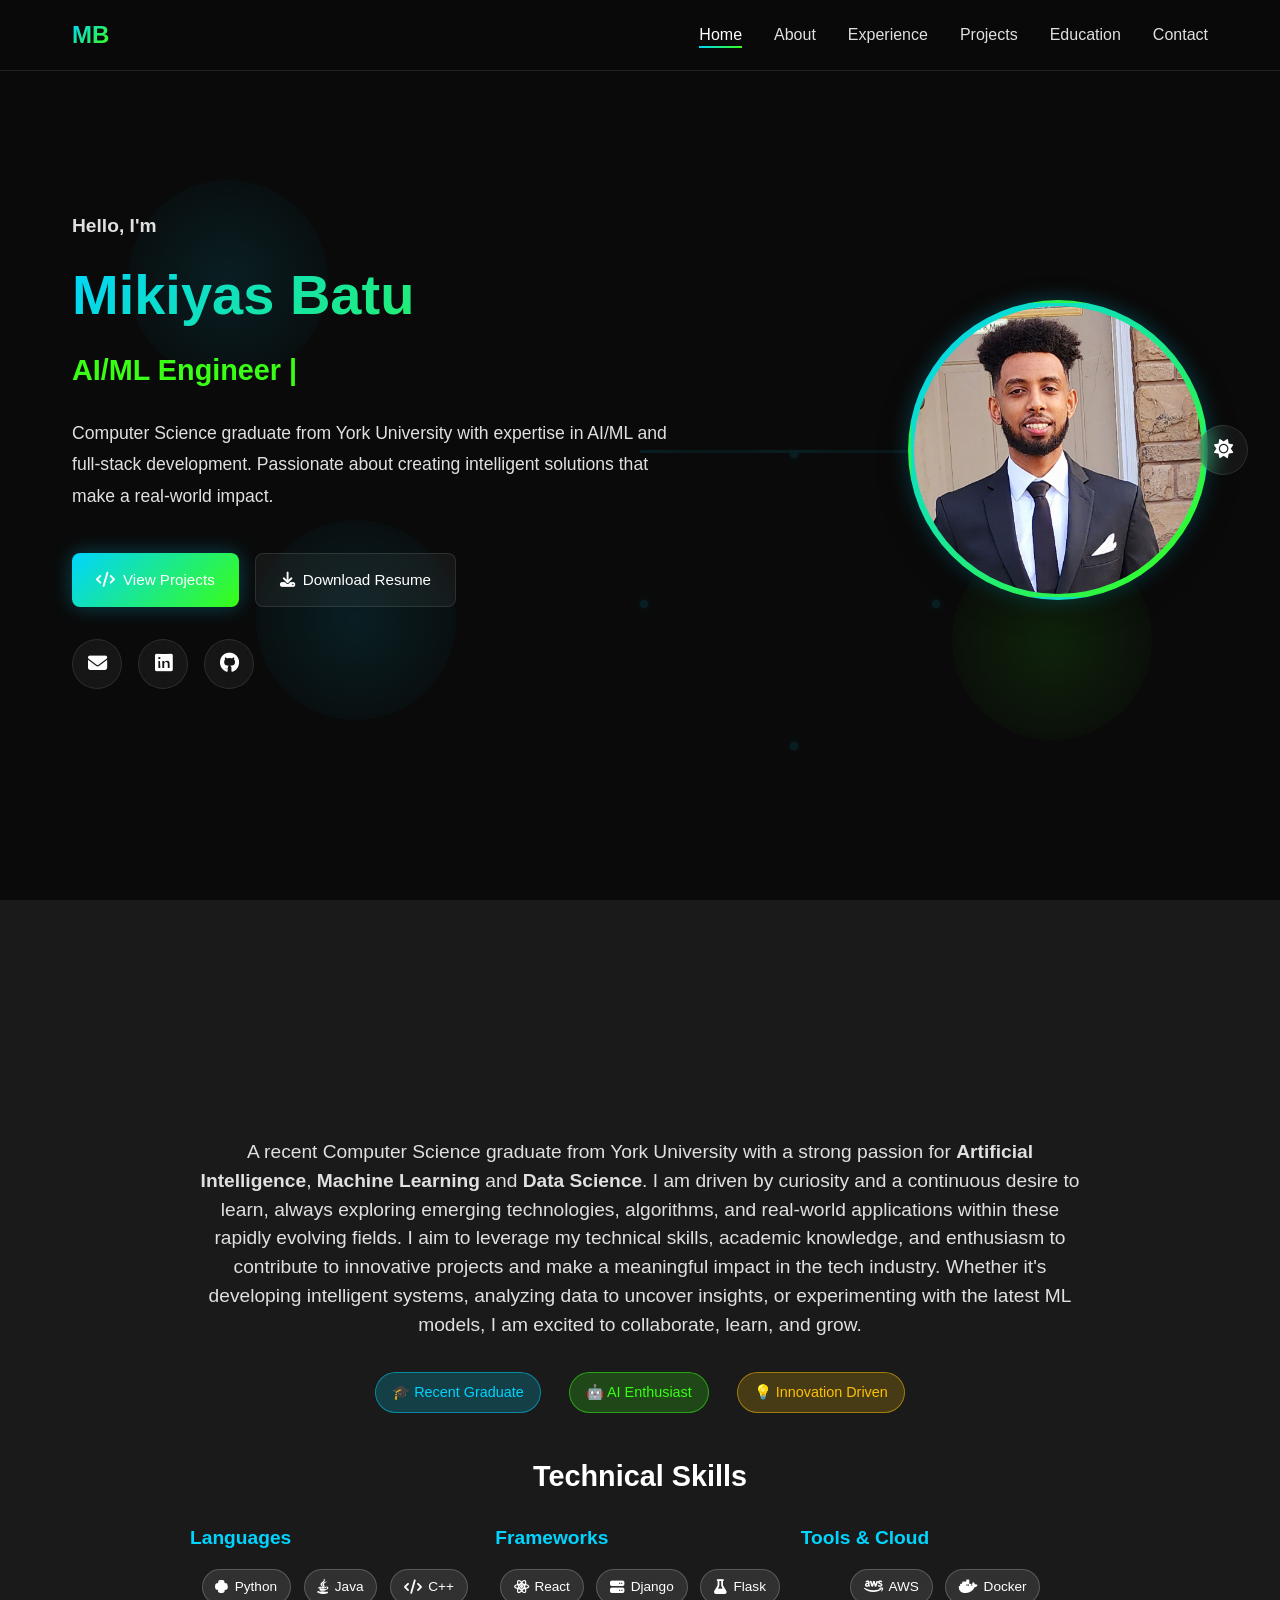
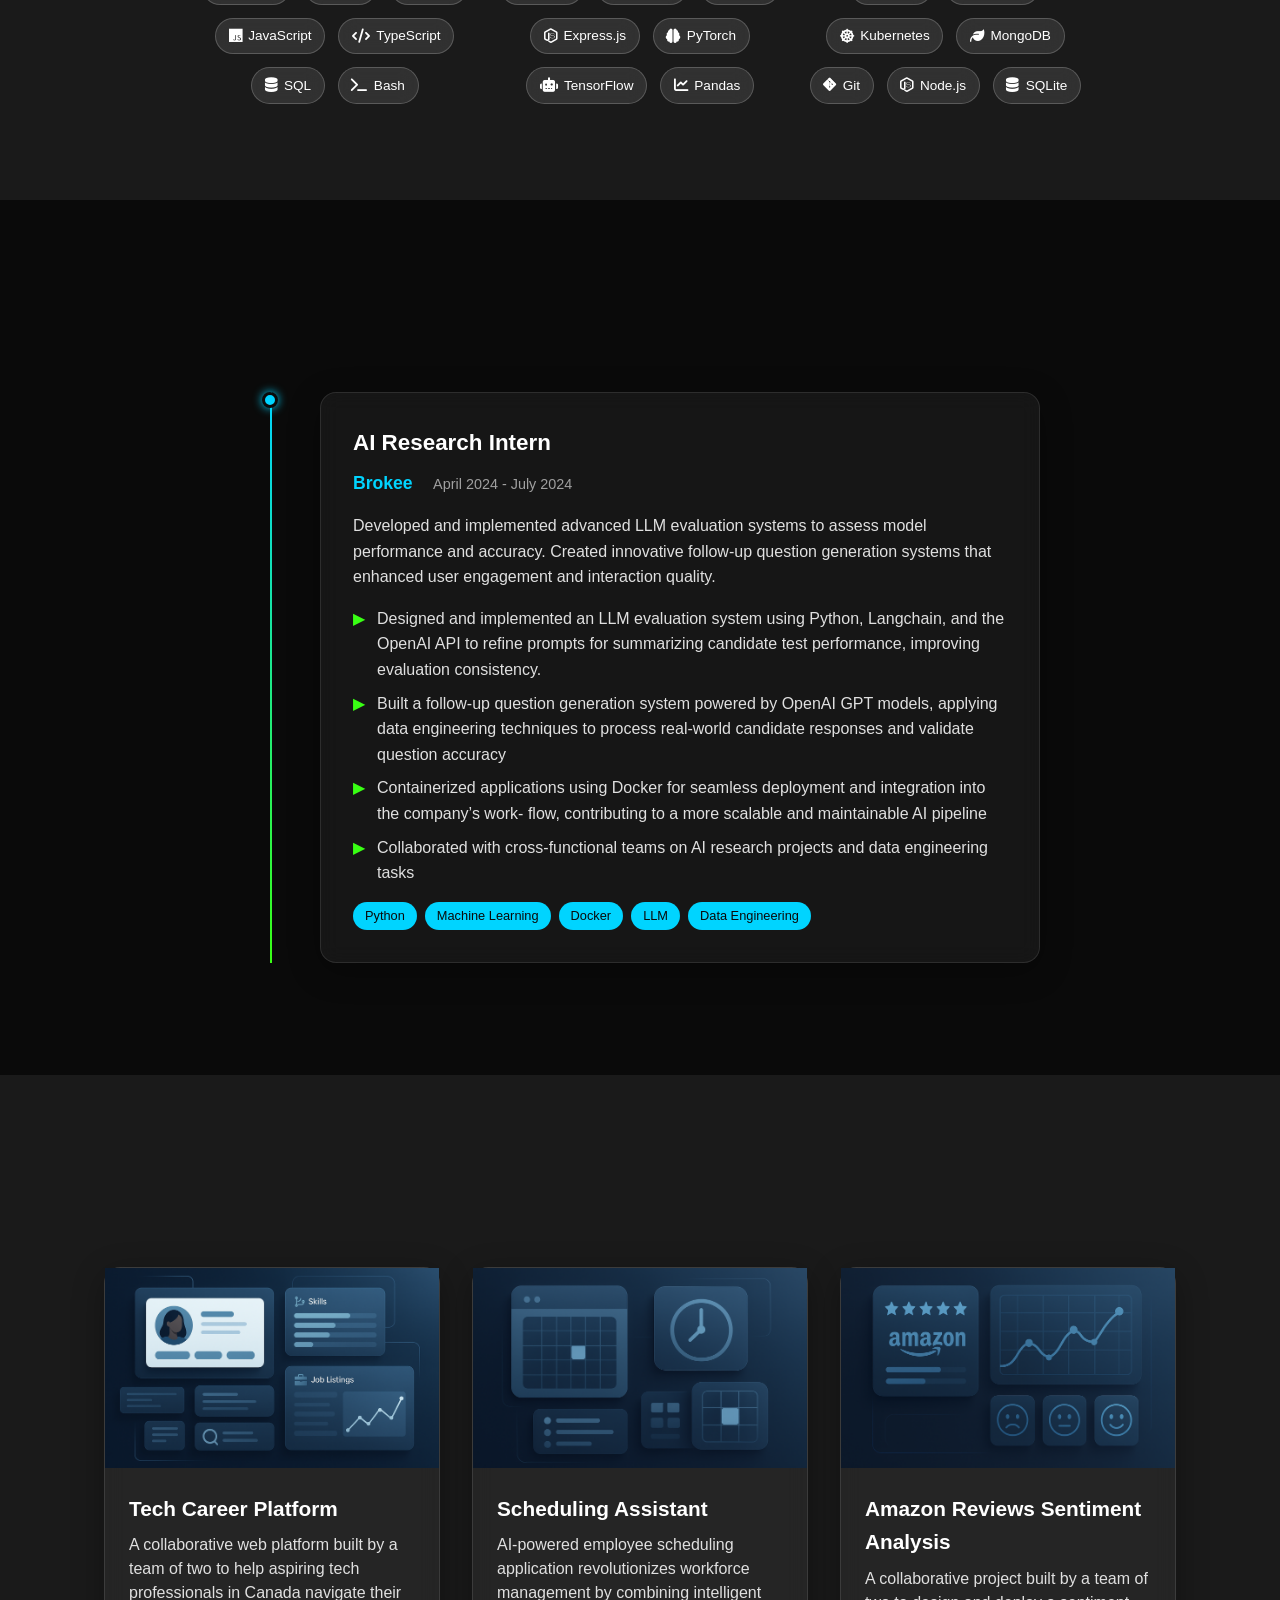
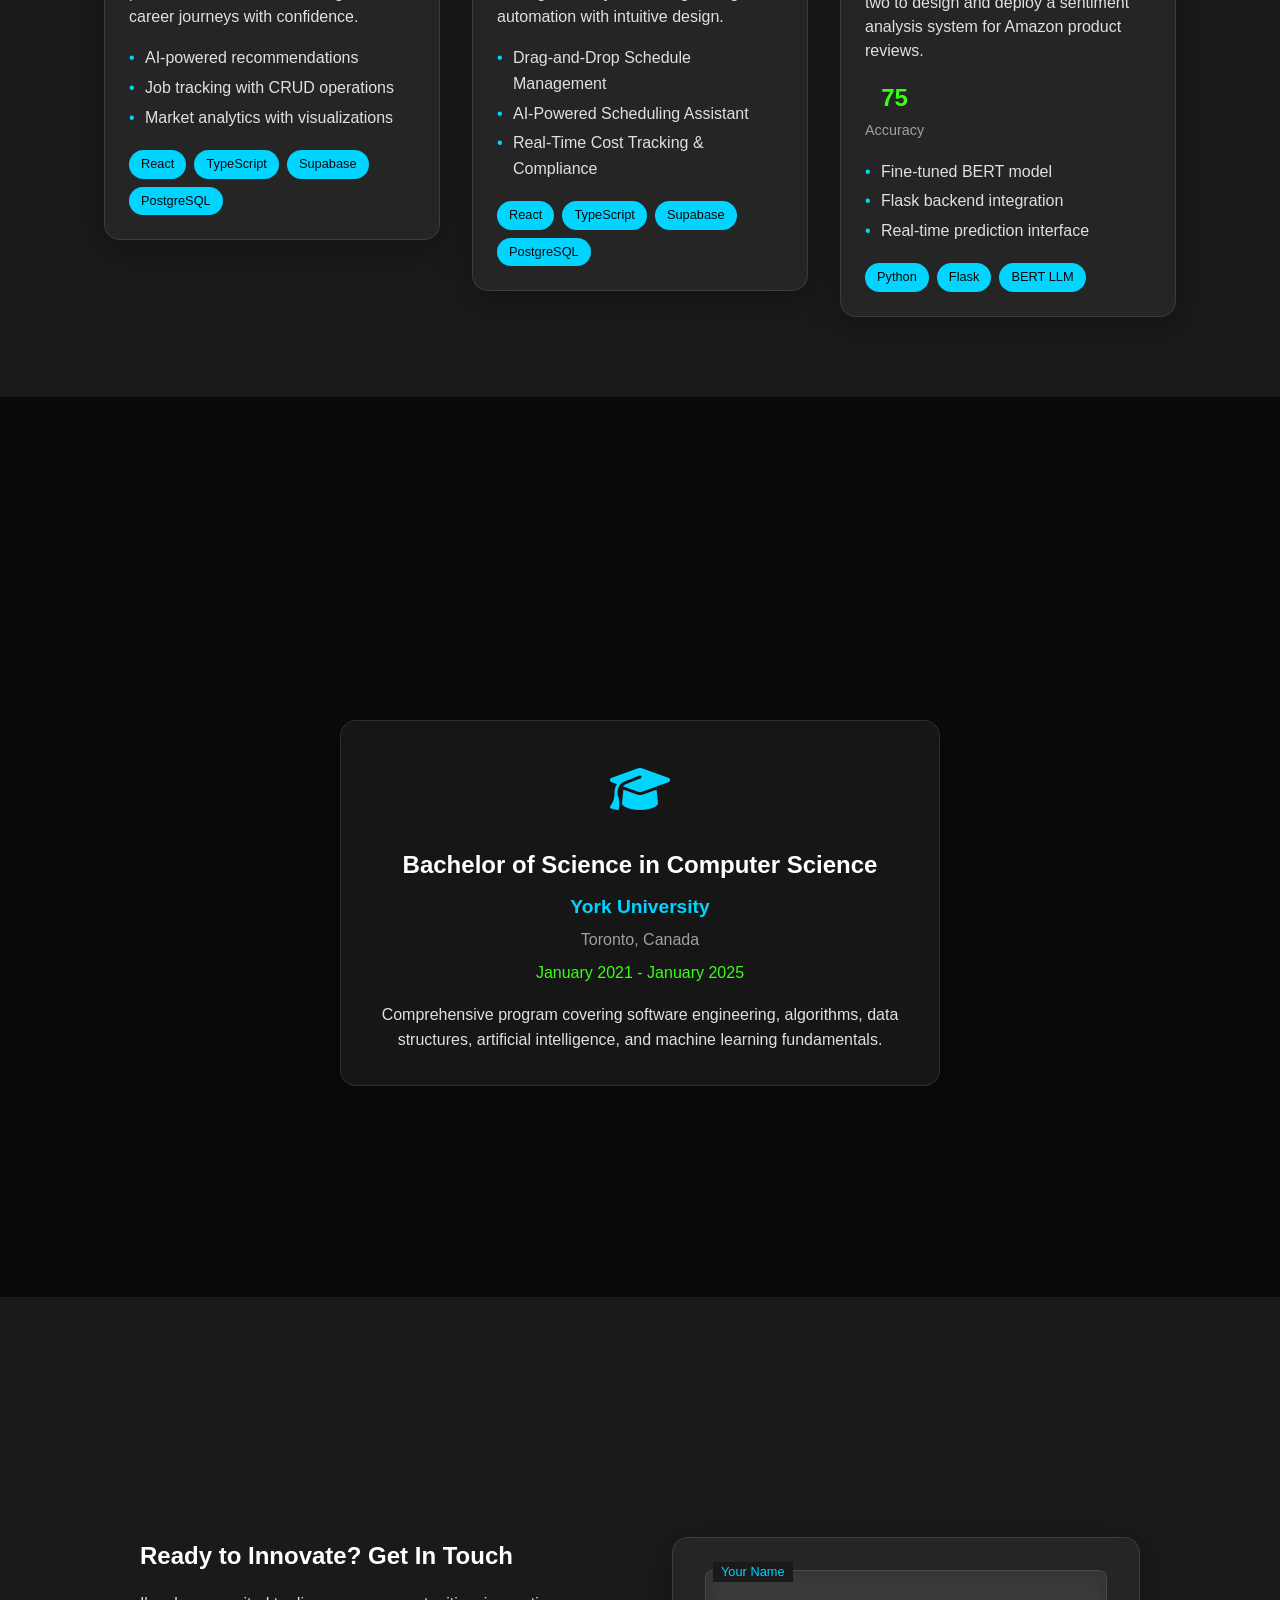
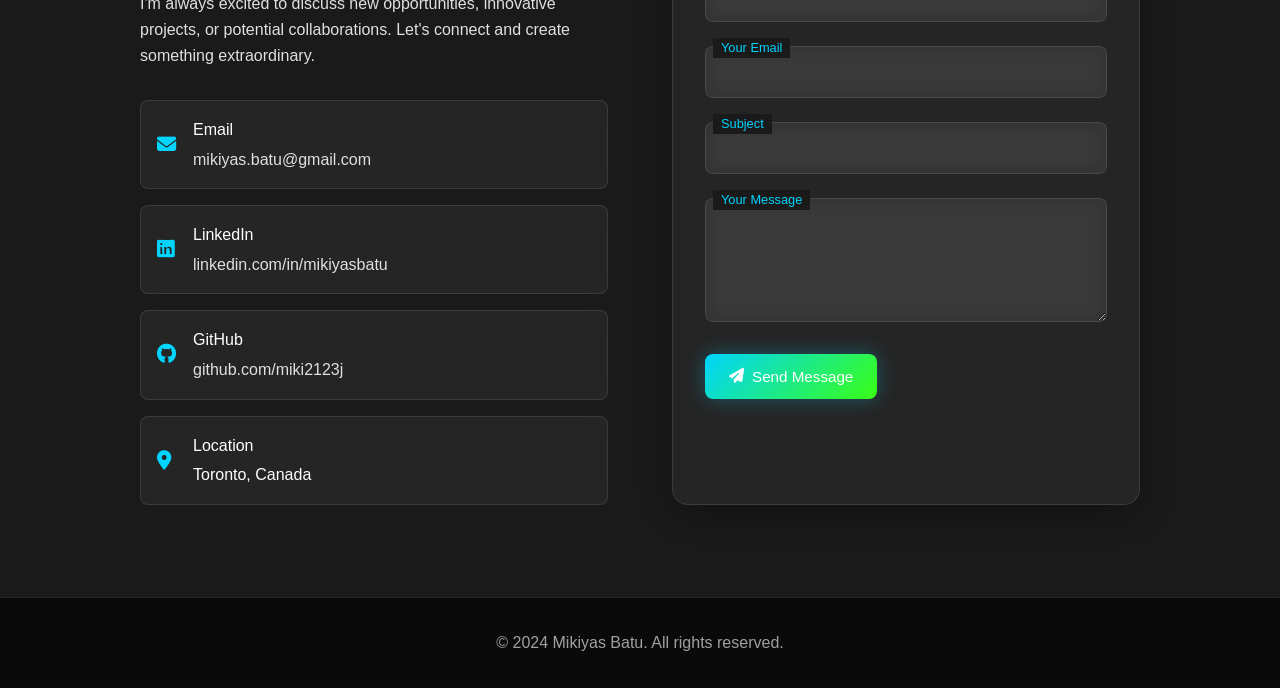
<file: index.html>
<!DOCTYPE html>
<html lang="en">
<head>
    <meta charset="UTF-8">
    <meta name="viewport" content="width=device-width, initial-scale=1.0">
    <title>Mikiyas Batu - AI/ML Engineer & Full-Stack Developer</title>
    <meta name="description" content="Portfolio of Mikiyas Batu, Computer Science graduate from York University specializing in AI/ML and full-stack development">
    <meta name="keywords" content="AI, Machine Learning, Full Stack Developer, Computer Science, Python, React">
    
    
    <!-- Fonts -->
    <link href="https://fonts.googleapis.com/css2?family=Inter:wght@300;400;500;600;700&family=Fira+Code:wght@400;500&display=swap" rel="stylesheet">
    
    <!-- Icons -->
    <link rel="stylesheet" href="https://cdnjs.cloudflare.com/ajax/libs/font-awesome/6.4.0/css/all.min.css">
    <!-- Backup Font Awesome CDN -->
    <link rel="stylesheet" href="https://cdn.jsdelivr.net/npm/@fortawesome/fontawesome-free@6.4.0/css/all.min.css" crossorigin="anonymous">
    
    <!-- Stylesheets -->
    <link rel="stylesheet" href="styles/main.css">
    <link rel="stylesheet" href="styles/animations.css">
    <link rel="stylesheet" href="styles/emergency-fix.css">
</head>
<body>
    <!-- Preloader -->
    <div id="preloader">
        <div class="loader"></div>
    </div>

    <!-- Scroll Progress Indicator -->
    <div class="scroll-progress"></div>

    <!-- Navigation -->
    <nav class="navbar">
        <div class="nav-container">
            <div class="nav-logo">
                <span class="logo-text">MB</span>
            </div>
            <ul class="nav-menu">
                <li><a href="#home" class="nav-link">Home</a></li>
                <li><a href="#about" class="nav-link">About</a></li>
                <li><a href="#experience" class="nav-link">Experience</a></li>
                <li><a href="#projects" class="nav-link">Projects</a></li>
                <li><a href="#education" class="nav-link">Education</a></li>
                <li><a href="#contact" class="nav-link">Contact</a></li>
            </ul>
            <div class="hamburger">
                <span></span>
                <span></span>
                <span></span>
            </div>
        </div>
    </nav>

    <!-- Hero Section -->
    <section id="home" class="hero">
        <div class="animated-bg">
            <div class="floating-element"></div>
            <div class="floating-element"></div>
            <div class="floating-element"></div>
            <div class="neural-network">
                <div class="node"></div>
                <div class="node"></div>
                <div class="node"></div>
                <div class="node"></div>
                <div class="connection"></div>
                <div class="connection"></div>
                <div class="connection"></div>
            </div>
        </div>
        <div class="hero-content">
            <div class="hero-text">
                <h1 class="hero-title">
                    <span class="greeting">Hello, I'm</span>
                    <span class="name">Mikiyas Batu</span>
                    <span class="typing-container">
                        <span id="typed-text"></span>
                        <span class="cursor">|</span>
                    </span>
                </h1>
                <p class="hero-description">
                    Computer Science graduate from York University with expertise in AI/ML and full-stack development. 
                    Passionate about creating intelligent solutions that make a real-world impact.
                </p>
                <div class="hero-buttons">
                    <a href="#projects" class="btn btn-primary">
                        <i class="fas fa-code"></i>
                        View Projects
                    </a>
                    <a href="assets/resume.pdf" class="btn btn-secondary" download>
                        <i class="fas fa-download"></i>
                        Download Resume
                    </a>
                </div>
                <div class="social-links">
                    <a href="mailto:mikiyas.batu@gmail.com" class="social-link" aria-label="Email">
                        <i class="fas fa-envelope"></i>
                    </a>
                    <a href="https://www.linkedin.com/in/mikiyas-batu-43762a15b/" target="_blank" class="social-link" aria-label="LinkedIn">
                        <i class="fab fa-linkedin"></i>
                    </a>
                    <a href="https://github.com/miki2123j" target="_blank" class="social-link" aria-label="GitHub">
                        <i class="fab fa-github"></i>
                    </a>
                </div>
            </div>
            <div class="hero-image">
                <img src="assets/images/profile.jpg" alt="Mikiyas Batu - AI/ML Engineer" class="profile-image">
            </div>
        </div>
    </section>

    <!-- About Section -->
    <section id="about" class="about">
        <div class="container">
            <h2 class="section-title">About Me</h2>
            <div class="about-content">
                <div class="about-text">
                    <p class="about-intro">
                        A recent Computer Science graduate from York University with a strong passion for <strong>Artificial Intelligence</strong>, <strong>Machine Learning</strong> and <strong>Data Science</strong>. I am driven by curiosity and a continuous desire to learn, always exploring emerging technologies, algorithms, and real-world applications within these rapidly evolving fields.

                        I aim to leverage my technical skills, academic knowledge, and enthusiasm to contribute to innovative projects and make a meaningful impact in the tech industry. Whether it's developing intelligent systems, analyzing data to uncover insights, or experimenting with the latest ML models, I am excited to collaborate, learn, and grow.
                    </p>
                    <div class="about-badges">
                        <span class="about-badge recent-graduate">🎓 Recent Graduate</span>
                        <span class="about-badge ai-enthusiast">🤖 AI Enthusiast</span>
                        <span class="about-badge innovation-driven">💡 Innovation Driven</span>
                    </div>
                    <div class="skills-section">
                        <h3>Technical Skills</h3>
                        <div class="skills-grid">
                            <div class="skills-category">
                                <h4>Languages</h4>
                                <div class="tech-badges">
                                    <span class="tech-badge"><i class="fab fa-python"></i> Python</span>
                                    <span class="tech-badge"><i class="fab fa-java"></i> Java</span>
                                    <span class="tech-badge"><i class="fas fa-code"></i> C++</span>
                                    <span class="tech-badge"><i class="fab fa-js"></i> JavaScript</span>
                                    <span class="tech-badge"><i class="fas fa-code"></i> TypeScript</span>
                                    <span class="tech-badge"><i class="fas fa-database"></i> SQL</span>
                                    <span class="tech-badge"><i class="fas fa-terminal"></i> Bash</span>
                                </div>
                            </div>
                            <div class="skills-category">
                                <h4>Frameworks</h4>
                                <div class="tech-badges">
                                    <span class="tech-badge"><i class="fab fa-react"></i> React</span>
                                    <span class="tech-badge"><i class="fas fa-server"></i> Django</span>
                                    <span class="tech-badge"><i class="fas fa-flask"></i> Flask</span>
                                    <span class="tech-badge"><i class="fab fa-node-js"></i> Express.js</span>
                                    <span class="tech-badge"><i class="fas fa-brain"></i> PyTorch</span>
                                    <span class="tech-badge"><i class="fas fa-robot"></i> TensorFlow</span>
                                    <span class="tech-badge"><i class="fas fa-chart-line"></i> Pandas</span>
                                </div>
                            </div>
                            <div class="skills-category">
                                <h4>Tools & Cloud</h4>
                                <div class="tech-badges">
                                    <span class="tech-badge"><i class="fab fa-aws"></i> AWS</span>
                                    <span class="tech-badge"><i class="fab fa-docker"></i> Docker</span>
                                    <span class="tech-badge"><i class="fas fa-dharmachakra"></i> Kubernetes</span>
                                    <span class="tech-badge"><i class="fas fa-leaf"></i> MongoDB</span>
                                    <span class="tech-badge"><i class="fab fa-git-alt"></i> Git</span>
                                    <span class="tech-badge"><i class="fab fa-node-js"></i> Node.js</span>
                                    <span class="tech-badge"><i class="fas fa-database"></i> SQLite</span>
                                </div>
                            </div>
                        </div>
                    </div>
                </div>
            </div>
        </div>
    </section>

    <!-- Experience Section -->
    <section id="experience" class="experience">
        <div class="container">
            <h2 class="section-title">Experience</h2>
            <div class="timeline">
                <div class="timeline-item">
                    <div class="timeline-marker"></div>
                    <div class="timeline-content">
                        <div class="timeline-header">
                            <h3>AI Research Intern</h3>
                            <span class="company">Brokee</span>
                            <span class="duration">April 2024 - July 2024</span>
                        </div>
                        <div class="timeline-description">
                            <p>
                                Developed and implemented advanced LLM evaluation systems to assess model performance 
                                and accuracy. Created innovative follow-up question generation systems that enhanced 
                                user engagement and interaction quality.
                            </p>
                            <ul class="achievements">
                                <li>Designed and implemented an LLM evaluation system using Python, Langchain, and the OpenAI API to
                                    refine prompts for summarizing candidate test performance, improving evaluation consistency.</li>
                                <li>Built a follow-up question generation system powered by OpenAI GPT models, applying data engineering
                                    techniques to process real-world candidate responses and validate question accuracy</li>
                                <li>Containerized applications using Docker for seamless deployment and integration into the company’s work-
                                    flow, contributing to a more scalable and maintainable AI pipeline</li>
                                <li>Collaborated with cross-functional teams on AI research projects and data engineering tasks</li>
                            </ul>
                            <div class="tech-stack">
                                <span class="tech-tag">Python</span>
                                <span class="tech-tag">Machine Learning</span>
                                <span class="tech-tag">Docker</span>
                                <span class="tech-tag">LLM</span>
                                <span class="tech-tag">Data Engineering</span>
                            </div>
                        </div>
                    </div>
                </div>
            </div>
        </div>
    </section>

    <!-- Projects Section -->
    <section id="projects" class="projects">
        <div class="container">
            <h2 class="section-title">Featured Projects</h2>
            <div class="projects-grid">
                <div class="project-card">
                    <div class="project-image">
                        <img src="assets/images/projects/tech-career-platform.png" alt="Tech Career Platform - Professional career development interface with skills tracking, job listings, and analytics" class="project-cover-image">
                        <div class="project-overlay">
                            <div class="project-links">
                                <a href="https://techcareercanada.com/" class="project-link" aria-label="View Demo" target="_blank" rel="noopener noreferrer">
                                    <i class="fas fa-external-link-alt"></i>
                                </a>
                                <a href="https://github.com/laserblade21/career-north-compass/blob/main/README.md" class="project-link" aria-label="View Code" target="_blank" rel="noopener noreferrer">
                                    <i class="fab fa-github"></i>
                                </a>
                            </div>
                        </div>
                    </div>
                    <div class="project-content">
                        <h3 class="project-title">Tech Career Platform</h3>
                        <p class="project-description">
                            A collaborative web platform built by a team of two to help aspiring tech professionals in Canada navigate their career journeys with confidence.
                        </p>
                        <div class="project-highlights">
                            <ul>
                                <li>AI-powered recommendations</li>
                                <li>Job tracking with CRUD operations</li>
                                <li>Market analytics with visualizations</li>
                            </ul>
                        </div>
                        <div class="project-tech">
                            <span class="tech-tag">React</span>
                            <span class="tech-tag">TypeScript</span>
                            <span class="tech-tag">Supabase</span>
                            <span class="tech-tag">PostgreSQL</span>
                        </div>
                    </div>
                </div>

                <div class="project-card">
                    <div class="project-image">
                        <img src="assets/images/projects/scheduling-assistant.png" alt="Scheduling Assistant - AI-powered workforce management interface with calendar grids, time tracking, and scheduling optimization" class="project-cover-image">
                        <div class="project-overlay">
                            <div class="project-links">
                                <a href="https://shiftwise.ca/auth" class="project-link" aria-label="View Demo" target="_blank" rel="noopener noreferrer">
                                    <i class="fas fa-external-link-alt"></i>
                                </a>
                                <a href="https://github.com/miki2123j/smart-shift/blob/main/README.md" class="project-link" aria-label="View Code" target="_blank" rel="noopener noreferrer">
                                    <i class="fab fa-github"></i>
                                </a>
                            </div>
                        </div>
                    </div>
                    <div class="project-content">
                        <h3 class="project-title">Scheduling Assistant</h3>
                        <p class="project-description">
                            AI-powered employee scheduling application revolutionizes workforce management by combining intelligent automation with intuitive design. 
                        </p>
                        <div class="project-highlights">
                            <ul>
                                <li>Drag-and-Drop Schedule Management</li>
                                <li>AI-Powered Scheduling Assistant</li>
                                <li>Real-Time Cost Tracking & Compliance</li>
                            </ul>
                        </div>
                        <div class="project-tech">
                            <span class="tech-tag">React</span>
                            <span class="tech-tag">TypeScript</span>
                            <span class="tech-tag">Supabase</span>
                            <span class="tech-tag">PostgreSQL</span>
                        </div>
                    </div>
                </div>

                <div class="project-card">
                    <div class="project-image">
                        <img src="assets/images/projects/amazon-sentiment-analysis.png" alt="Amazon Reviews Sentiment Analysis - Dashboard showing Amazon ratings, sentiment trends, and emotion analysis with positive, neutral, and negative indicators" class="project-cover-image">
                        <div class="project-overlay">
                            <div class="project-links">
                                <a href="https://onedrive.live.com/:p:/g/personal/A73953BD7D2E948D/EUOrN_Iz4AJErJJN1Jt-dV4B5HjZu1JTNHz5IIRDrNU7jA?resid=A73953BD7D2E948D!sf237ab43e0334402ac924dd49b7e755e&ithint=file%2Cpptx&e=N4Hw0Y&migratedtospo=true&redeem=aHR0cHM6Ly8xZHJ2Lm1zL3AvYy9hNzM5NTNiZDdkMmU5NDhkL0VVT3JOX0l6NEFKRXJKSk4xSnQtZFY0QjVIalp1MUpUTkh6NUlJUkRyTlU3akE_ZT1ONEh3MFk" class="project-link" aria-label="View Paper" target="_blank" rel="noopener noreferrer">
                                    <i class="fas fa-file-alt"></i>
                                </a>
                                <a href="https://github.com/miki2123j/Amazon-Reviews-Spam-Detection-using-LLM-Model/blob/main/README.md" class="project-link" aria-label="View Code" target="_blank" rel="noopener noreferrer">
                                    <i class="fab fa-github"></i>
                                </a>
                            </div>
                        </div>
                    </div>
                    <div class="project-content">
                        <h3 class="project-title">Amazon Reviews Sentiment Analysis</h3>
                        <p class="project-description">
                            A collaborative project built by a team of two to design and deploy a sentiment analysis system for Amazon product reviews.
                        </p>
                        <div class="project-metrics">
                            <div class="metric">
                                <span class="metric-value">80%</span>
                                <span class="metric-label">Accuracy</span>
                            </div>
                        </div>
                        <div class="project-highlights">
                            <ul>
                                <li>Fine-tuned BERT model</li>
                                <li>Flask backend integration</li>
                                <li>Real-time prediction interface</li>
                            </ul>
                        </div>
                        <div class="project-tech">
                            <span class="tech-tag">Python</span>
                            <span class="tech-tag">Flask</span>
                            <span class="tech-tag">BERT LLM</span>
                        </div>
                    </div>
                </div>
            </div>
        </div>
    </section>

    <!-- Education Section -->
    <section id="education" class="education">
        <div class="container">
            <h2 class="section-title">Education</h2>
            <div class="education-card">
                <div class="education-icon">
                    <i class="fas fa-graduation-cap"></i>
                </div>
                <div class="education-content">
                    <h3 class="degree">Bachelor of Science in Computer Science</h3>
                    <div class="institution">York University</div>
                    <div class="location">Toronto, Canada</div>
                    <div class="graduation">January 2021 - January 2025</div>
                    <div class="education-description">
                        Comprehensive program covering software engineering, algorithms, data structures, 
                        artificial intelligence, and machine learning fundamentals.
                    </div>
                </div>
            </div>
        </div>
    </section>

    <!-- Contact Section -->
    <section id="contact" class="contact">
        <div class="container">
            <h2 class="section-title">Let's Build Something Amazing Together</h2>
            <div class="contact-content">
                <div class="contact-info">
                    <h3>Ready to Innovate? Get In Touch</h3>
                    <p>
                        I'm always excited to discuss new opportunities, innovative projects, 
                        or potential collaborations. Let's connect and create something extraordinary.
                    </p>
                    <div class="contact-details">
                        <div class="contact-item">
                            <i class="fas fa-envelope"></i>
                            <div>
                                <span class="contact-label">Email</span>
                                <a href="mailto:mikiyas.batu@gmail.com">mikiyas.batu@gmail.com</a>
                            </div>
                        </div>
                        <div class="contact-item">
                            <i class="fab fa-linkedin"></i>
                            <div>
                                <span class="contact-label">LinkedIn</span>
                                <a href="https://www.linkedin.com/in/mikiyas-batu-43762a15b/" target="_blank">linkedin.com/in/mikiyasbatu</a>
                            </div>
                        </div>
                        <div class="contact-item">
                            <i class="fab fa-github"></i>
                            <div>
                                <span class="contact-label">GitHub</span>
                                <a href="https://github.com/miki2123j" target="_blank">github.com/miki2123j</a>
                            </div>
                        </div>
                        <div class="contact-item">
                            <i class="fas fa-map-marker-alt"></i>
                            <div>
                                <span class="contact-label">Location</span>
                                <span>Toronto, Canada</span>
                            </div>
                        </div>
                    </div>
                </div>
                <form class="contact-form">
                    <div class="form-group">
                        <input type="text" id="name" name="name" required>
                        <label for="name">Your Name</label>
                    </div>
                    <div class="form-group">
                        <input type="email" id="email" name="email" required>
                        <label for="email">Your Email</label>
                    </div>
                    <div class="form-group">
                        <input type="text" id="subject" name="subject" required>
                        <label for="subject">Subject</label>
                    </div>
                    <div class="form-group">
                        <textarea id="message" name="message" rows="5" required></textarea>
                        <label for="message">Your Message</label>
                    </div>
                    <button type="submit" class="btn btn-primary">
                        <i class="fas fa-paper-plane"></i>
                        Send Message
                    </button>
                </form>
            </div>
        </div>
    </section>

    <!-- Footer -->
    <footer class="footer">
        <div class="container">
            <div class="footer-content">
                <p>&copy; 2024 Mikiyas Batu. All rights reserved.</p>
            </div>
        </div>
    </footer>

    <!-- Back to Top Button -->
    <button id="back-to-top" class="back-to-top" aria-label="Back to top">
        <i class="fas fa-chevron-up"></i>
    </button>

    <!-- Scripts -->
    <script src="scripts/main.js?v=1.6"></script>
    <script src="scripts/typing.js?v=1.6"></script>
    <script src="scripts/scroll.js?v=1.6"></script>
</body>
</html>
</file>
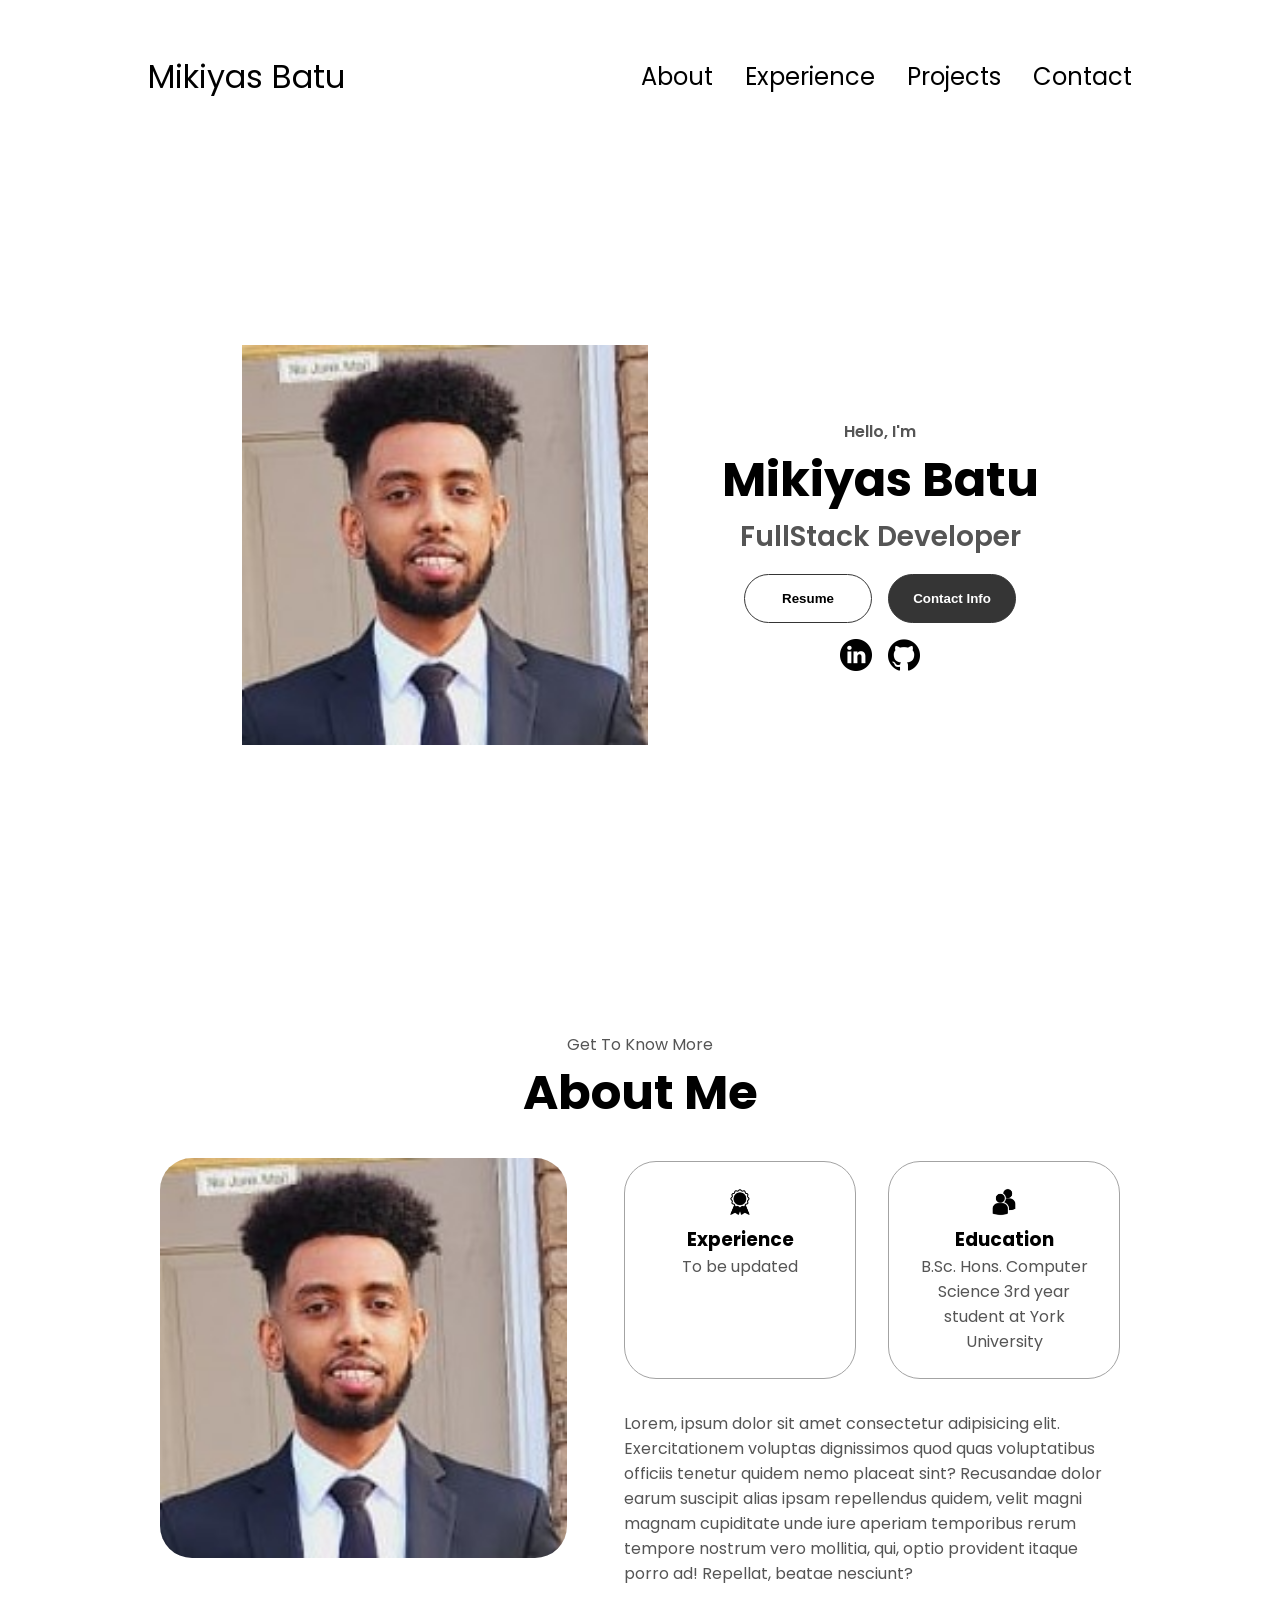
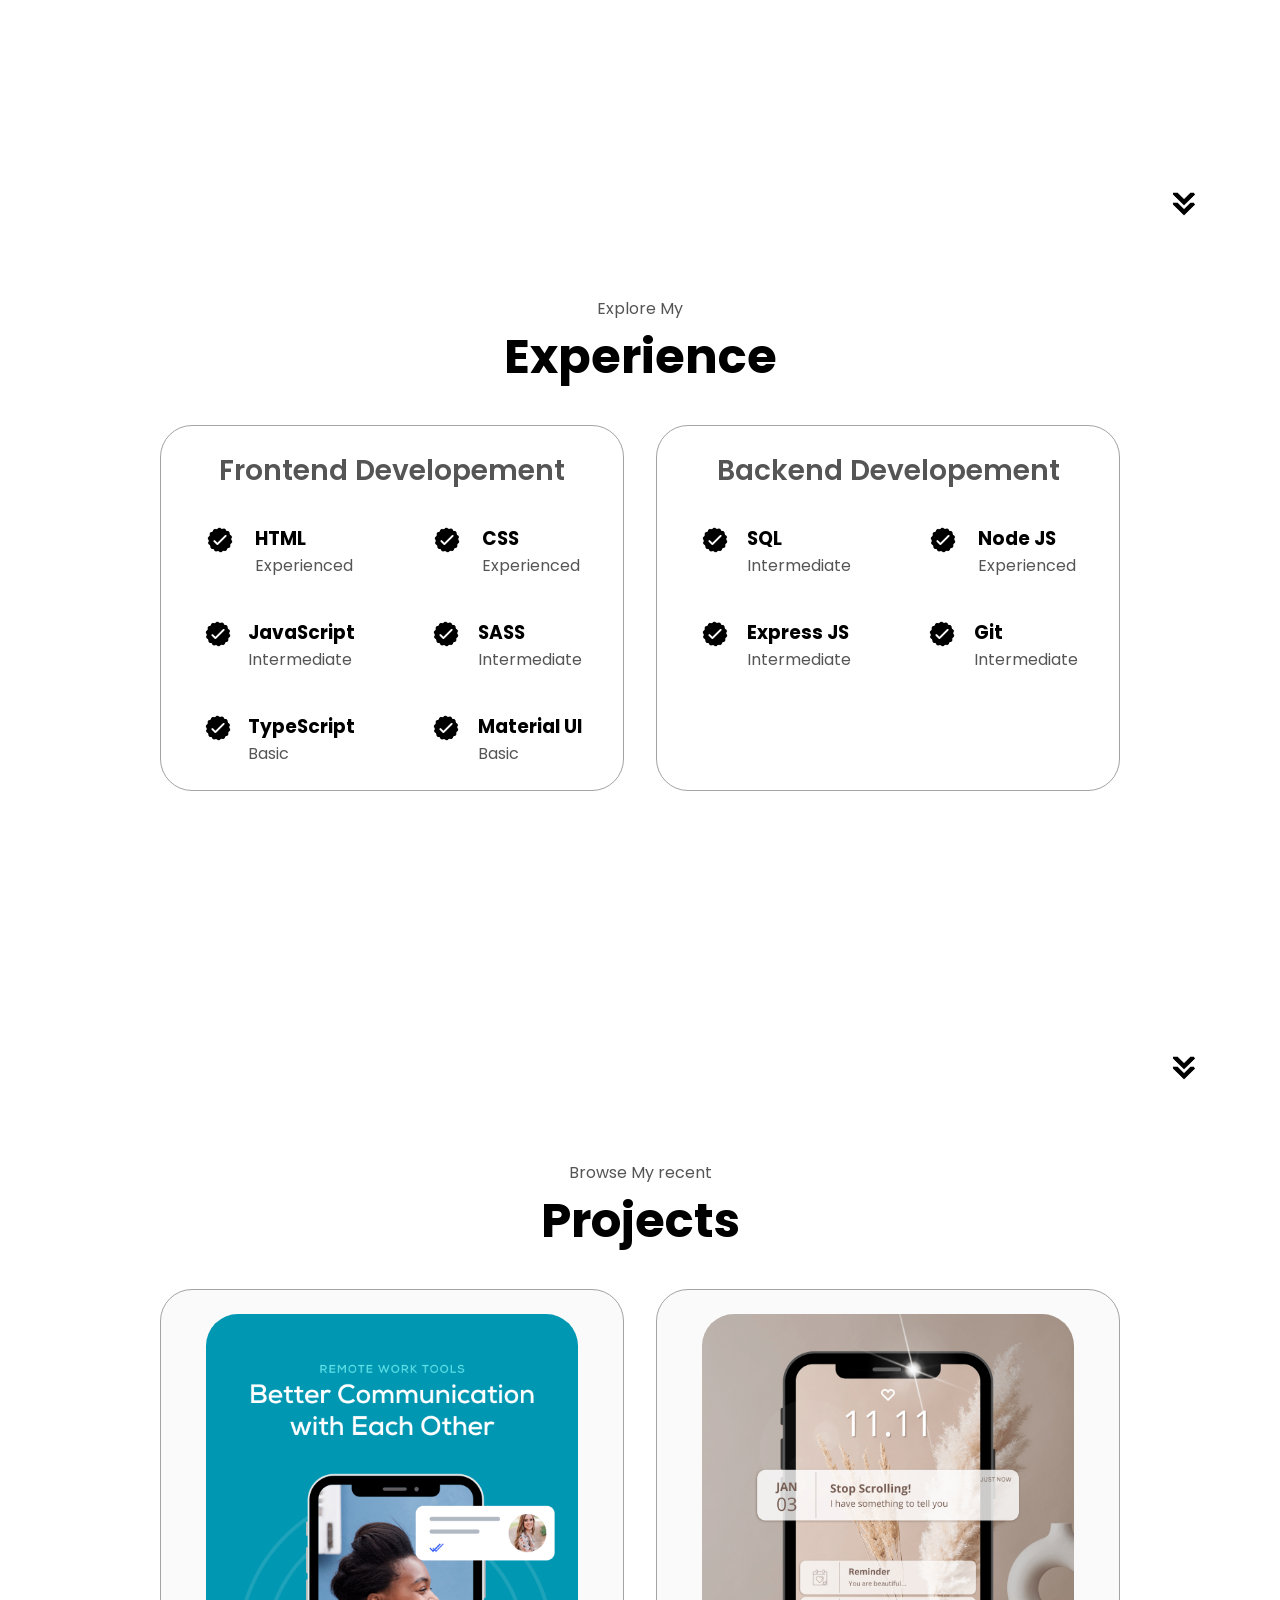
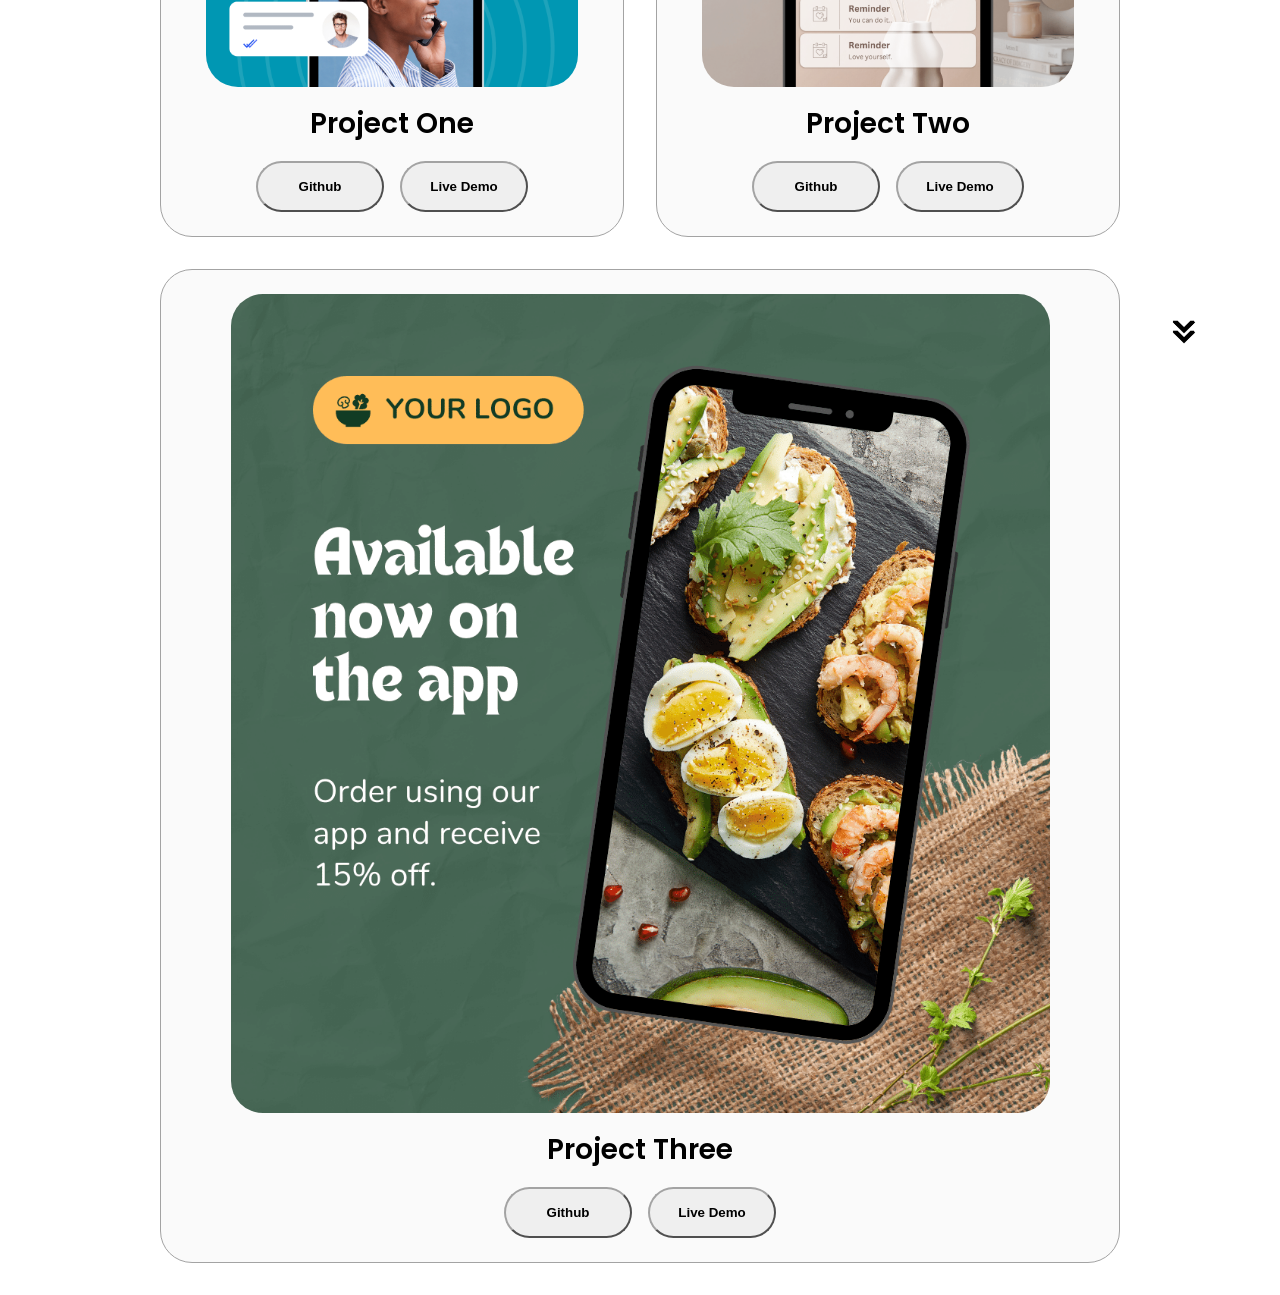
<file: indext.html>
<!DOCTYPE html>
<html lang="en">
<head>
    <meta charset="UTF-8">
    <meta name="viewport" content="width=device-width, initial-scale=1.0">
    <title>Portfolio</title>
    <link rel="stylesheet" href="style.css">
    <link rel="stylesheet" href="mediaqueries.css">
</head>
<body>
    <nav id="desktop-nav">
        <div class="logo">Mikiyas Batu</div>
        <div>
            <ul class="nav-links">
                <li><a href="#about">About</a></li>
                <li><a href="#experience">Experience</a></li>
                <li><a href="#projects">Projects</a></li>
                <li><a href="#contact">Contact</a></li>
            </ul>
        </div>
    </nav>
    <nav id = mobile-nav>
        <div class="logo">Mikiyas Batu</div>
        <div class="mobile-menu">
            <div class="mobile-icon" onclick="toggleMenu()">
                <span></span>
                <span></span>
                <span></span>
            </div>
            <div class="menu-links">
                <li><a href="#about" onclick="toggleMenu()">About</a></li>
                <li><a href="#experience" onclick="toggleMenu()">Experience</a></li>
                <li><a href="#projects" onclick="toggleMenu()">Projects</a></li>
                <li><a href="#contact" onclick="toggleMenu()">Contact</a></li>
            </div>
        </div>
    </nav>
    <section id="profile">
        <div class="pic-container">
            <img src="./assets/pic1.jpeg" alt="profile picture">
        </div>
        <div class="section_text">
            <p class="section_text_p1">Hello, I'm</p> 
            <h1 class="title">Mikiyas Batu</h1>
            <p class="section_text_p2">FullStack Developer</p>
            <div class="btn-container">
                <button class="btn btn1" onclick="window.open('./assets/Mikiyas_Batu_Resume.pdf')">Resume</button>
                <button class="btn btn2" onclick="location.href ='#contact'">Contact Info</button>
            </div>

            <div id="socials-container">
                <img src="./assets/linkedin.png" alt="linkedin" class="icon" onclick="location.href='https://www.linkedin.com/in/mikiyas-batu-43762a15b'">
                <img src="./assets/github.png" alt="github" class="icon" onclick="location.href='https://github.com/miki2123j'">
            </div>
        </div>
    </section>
    <section id="about">
        <p class="section_text_p1">Get To Know More</p>
        <h1 class="title">About Me</h1>
        <div class="section-container">
            <div class="pic-container">
                <img src="./assets/pic1.jpeg" alt="profile picture" class="about-pic">
            </div>
            <div class="about-details-container">
                <div class="about-container">
                    <div class="detail-container">
                        <img src="./assets/experience.png" alt="experience icon" class="icon">
                        <h3>Experience</h3>
                        <p>To be updated</p>
                    </div>
                    <div class="detail-container">
                        <img src="./assets/education.png" alt="education icon" class="icon">
                        <h3>Education</h3>
                        <p>B.Sc. Hons. Computer Science 3rd year student at York University</p>
                    </div>
                </div>
                <div class="text-container">
                    <p>Lorem, ipsum dolor sit amet consectetur adipisicing elit. Exercitationem voluptas dignissimos quod quas voluptatibus officiis tenetur quidem nemo placeat sint? Recusandae dolor earum suscipit alias ipsam repellendus quidem, velit magni magnam cupiditate unde iure aperiam temporibus rerum tempore nostrum vero mollitia, qui, optio provident itaque porro ad! Repellat, beatae nesciunt?</p>
                </div>
            </div>
        </div>
        <img src="./assets/arrow.png" alt="arrow" class="icon arrow" onclick="location.href = '#experience'">
    </section>
    <section id="experience">
        <p class="section_text_p1">Explore My</p>
        <h1 class="title">Experience</h1>
        <div class="experience-details-container">
            <div class="about-container">
                <div class="detail-container">
                    <h2 class="experience-sub-title">Frontend Developement</h2>
                    <div class="article-container">
                        <article>
                            <img src="./assets/checkmark.png" alt="Experience icon" class="icon">
                            <div>
                                <h3>HTML</h3>
                                <p>Experienced</p>
                            </div>
                        </article>
                        <article>
                            <img src="./assets/checkmark.png" alt="Experience icon" class="icon">
                            <div>
                                <h3>CSS</h3>
                                <p>Experienced</p>
                            </div>
                        </article>
                        <article>
                            <img src="./assets/checkmark.png" alt="Experience icon" class="icon">
                            <div>
                                <h3>JavaScript</h3>
                                <p>Intermediate</p>
                            </div>
                        </article>
                        <article>
                            <img src="./assets/checkmark.png" alt="Experience icon" class="icon">
                            <div>
                                <h3>SASS</h3>
                                <p>Intermediate</p>
                            </div>
                        </article>
                        <article>
                            <img src="./assets/checkmark.png" alt="Experience icon" class="icon">
                            <div>
                                <h3>TypeScript</h3>
                                <p>Basic</p>
                            </div>
                        </article>
                        <article>
                            <img src="./assets/checkmark.png" alt="Experience icon" class="icon">
                            <div>
                                <h3>Material UI</h3>
                                <p>Basic</p>
                            </div>
                        </article>
                    </div>
                </div>
                <div class="detail-container">
                    <h2 class="experience-sub-title">Backend Developement</h2>
                    <div class="article-container">
                        <article>
                            <img src="./assets/checkmark.png" alt="Experience icon" class="icon">
                            <div>
                                <h3>SQL</h3>
                                <p>Intermediate</p>
                            </div>
                        </article>
                        <article>
                            <img src="./assets/checkmark.png" alt="Experience icon" class="icon">
                            <div>
                                <h3>Node JS</h3>
                                <p>Experienced</p>
                            </div>
                        </article>
                        <article>
                            <img src="./assets/checkmark.png" alt="Experience icon" class="icon">
                            <div>
                                <h3>Express JS</h3>
                                <p>Intermediate</p>
                            </div>
                        </article>
                        <article>
                            <img src="./assets/checkmark.png" alt="Experience icon" class="icon">
                            <div>
                                <h3>Git</h3>
                                <p>Intermediate</p>
                            </div>
                        </article>
                    </div>
                </div>
            </div>
        </div>
        <img src="./assets/arrow.png" alt="arrow" class="icon arrow" onclick="location.href = '#projects'">
    </section>
    <section id="projects">
        <p class="section_text_p1">Browse My recent</p>
        <h1 class="title">Projects</h1>
        <div class="experience-details-container">
            <div class="about-container">
                <div class="detail-container color-container">
                    <div class="article-container">
                        <img src="./assets/project-1.png" alt="project-1" class="project-pic">
                    </div>
                    <h2 class="experience-sub-title Project-title">Project One</h2>
                    <div class="btn-container">
                        <button class="btn btn-color-2 project-btn" onclick="location.href= 'https://github.com/'">Github</button>
                        <button class="btn btn-color-2 project-btn" onclick="location.href= 'https://github.com/'">Live Demo</button>
                    </div>
    
                </div>
                <div class="detail-container color-container">
                    <div class="article-container">
                        <img src="./assets/project-2.png" alt="project-2" class="project-pic">
                    </div>
                    <h2 class="experience-sub-title Project-title">Project Two</h2>
                    <div class="btn-container">
                        <button class="btn btn-color-2 project-btn" onclick="location.href= 'https://github.com/'">Github</button>
                        <button class="btn btn-color-2 project-btn" onclick="location.href= 'https://github.com/'">Live Demo</button>
                    </div>
    
                </div>
                <div class="detail-container color-container">
                    <div class="article-container">
                        <img src="./assets/project-3.png" alt="project-3" class="project-pic">
                    </div>
                    <h2 class="experience-sub-title Project-title">Project Three</h2>
                    <div class="btn-container">
                        <button class="btn btn-color-2 project-btn" onclick="location.href= 'https://github.com/'">Github</button>
                        <button class="btn btn-color-2 project-btn" onclick="location.href= 'https://github.com/'">Live Demo</button>
                    </div>
    
                </div>
            </div>
        </div>
        <img src="./assets/arrow.png" alt="arrow" class="icon arrow" onclick="location.href = '#contact'">
    </section>
    <section id="contact">
        <p class="section_text_p1">Get in Touch</p>
        <h1 class="title">Contact Me</h1>
        <div class="contact-details-container">
            <div class="contact-container">
                <img src="./assets/email.png" alt="email icon" class="icon contact-icon email-icon">
                <p><a href="mailto:miki2123jemaneh@gmail.com">Example@gmail.com</a></p>
            </div>
            <div class="contact-container">
                <img src="./assets/linkedin.png" alt="linkedin icon" class="icon contact-icon">
                <p><a href="https://www.linkedin.com/in/mikiyas-batu-43762a15b">Linkedin</a></p>
            </div>
        </div>
        <img src="./assets/arrow.png" alt="arrow" class="icon arrow" onclick="location.href = '#contact'">
    </section>
    <footer>
        <nav>
            <div class="nav-link-container">
                <ul class="nav-links">
                    <li><a href="#about">About</a></li>
                    <li><a href="#experience">Experience</a></li>
                    <li><a href="#projects">Projects</a></li>
                    <li><a href="#contact">Contact</a></li>
                </ul>
            </div>
        </nav>
        <p>Copyright &#169; 2023 Mikiyas Batu. All Rights Reserved</p>
    </footer>
    <script src = "script.js"></script>
</body>
</html>
</file>
<file: styles/main.css>
/* CSS Reset and Base Styles */
* {
    margin: 0;
    padding: 0;
    box-sizing: border-box;
}

:root {
    /* Color Palette */
    --primary-bg: #0a0a0a;
    --secondary-bg: #1a1a1a;
    --accent-blue: #00d4ff;
    --accent-green: #39ff14;
    --text-primary: #ffffff;
    --text-secondary: #e0e0e0;
    --text-muted: #a0a0a0;
    --glass-bg: rgba(255, 255, 255, 0.05);
    --glass-border: rgba(255, 255, 255, 0.1);
    --gradient-primary: linear-gradient(135deg, var(--accent-blue), var(--accent-green));
    --gradient-dark: linear-gradient(135deg, #1a1a1a, #2a2a2a);
    
    /* Typography */
    --font-primary: 'Inter', -apple-system, BlinkMacSystemFont, 'Segoe UI', 'Roboto', 'Helvetica Neue', Arial, sans-serif;
    --font-mono: 'Fira Code', 'SF Mono', 'Monaco', 'Inconsolata', 'Roboto Mono', monospace;
    
    /* Spacing */
    --section-padding: 5rem 0;
    --container-padding: 0 2rem;
    --border-radius: 1rem;
    --border-radius-sm: 0.5rem;
    
    /* Shadows */
    --shadow-glass: 0 8px 32px rgba(0, 0, 0, 0.3);
    --shadow-glow: 0 0 20px rgba(0, 212, 255, 0.3);
    --shadow-glow-green: 0 0 20px rgba(57, 255, 20, 0.3);
}

body {
    font-family: var(--font-primary, 'Inter', -apple-system, BlinkMacSystemFont, 'Segoe UI', 'Roboto', 'Helvetica Neue', Arial, sans-serif);
    background: var(--primary-bg, #0a0a0a);
    color: var(--text-primary, #ffffff) !important;
    line-height: 1.6;
    overflow-x: hidden;
    min-height: 100vh;
}

/* Utility Classes */
.container {
    max-width: 1200px;
    margin: 0 auto;
    padding: var(--container-padding);
}

.btn {
    display: inline-flex;
    align-items: center;
    gap: 0.5rem;
    padding: 0.875rem 1.5rem;
    border: none;
    border-radius: var(--border-radius-sm);
    text-decoration: none;
    font-weight: 500;
    font-size: 0.95rem;
    cursor: pointer;
    transition: all 0.3s ease;
    position: relative;
    overflow: hidden;
}

.btn::before {
    content: '';
    position: absolute;
    top: 0;
    left: -100%;
    width: 100%;
    height: 100%;
    background: linear-gradient(90deg, transparent, rgba(255, 255, 255, 0.1), transparent);
    transition: left 0.5s ease;
}

.btn:hover::before {
    left: 100%;
}

.btn-primary {
    background: var(--gradient-primary);
    color: var(--text-primary);
    box-shadow: var(--shadow-glow);
}

.btn-primary:hover {
    transform: translateY(-2px);
    box-shadow: var(--shadow-glow), 0 4px 20px rgba(0, 212, 255, 0.4);
}

.btn-secondary {
    background: var(--glass-bg);
    border: 1px solid var(--glass-border);
    color: var(--text-primary);
    backdrop-filter: blur(10px);
}

.btn-secondary:hover {
    background: rgba(255, 255, 255, 0.1);
    transform: translateY(-2px);
}

/* Section Titles */
.section-title {
    font-size: 2.2rem; /* Reduced from 2.5rem */
    font-weight: 700;
    text-align: center;
    margin-bottom: 2rem; /* Reduced from 3rem */
    background: var(--gradient-primary, linear-gradient(135deg, #00d4ff, #39ff14));
    -webkit-background-clip: text;
    -webkit-text-fill-color: transparent;
    background-clip: text;
    position: relative;
    color: #00d4ff; /* Fallback for unsupported browsers */
}

.section-title::after {
    content: '';
    position: absolute;
    bottom: -0.5rem;
    left: 50%;
    transform: translateX(-50%);
    width: 60px;
    height: 3px;
    background: var(--gradient-primary);
    border-radius: 2px;
}

/* Preloader */
#preloader {
    position: fixed;
    top: 0;
    left: 0;
    width: 100%;
    height: 100%;
    background: var(--primary-bg);
    display: flex;
    justify-content: center;
    align-items: center;
    z-index: 10000;
    transition: opacity 0.5s ease;
}

.loader {
    width: 50px;
    height: 50px;
    border: 3px solid transparent;
    border-top: 3px solid var(--accent-blue);
    border-radius: 50%;
    animation: spin 1s linear infinite;
}

.preloader-hidden {
    opacity: 0;
    pointer-events: none;
}

/* Emergency fallback - hide preloader after 3 seconds regardless */
#preloader {
    animation: auto-hide 3s forwards;
}

@keyframes auto-hide {
    0%, 90% { opacity: 1; }
    100% { opacity: 0; pointer-events: none; }
}

/* Scroll Progress */
.scroll-progress {
    position: fixed;
    top: 0;
    left: 0;
    width: 0%;
    height: 3px;
    background: var(--gradient-primary);
    z-index: 1000;
    transition: width 0.3s ease;
}

/* Navigation */
.navbar {
    position: fixed;
    top: 0;
    width: 100%;
    background: rgba(10, 10, 10, 0.95);
    backdrop-filter: blur(20px);
    border-bottom: 1px solid var(--glass-border);
    padding: 1rem 0;
    z-index: 1000;
    transition: all 0.3s ease;
    /* Always stay pinned at top - no transform hiding */
}

.navbar.navbar-scrolled {
    background: rgba(10, 10, 10, 0.98);
    backdrop-filter: blur(25px);
    box-shadow: 0 2px 20px rgba(0, 0, 0, 0.3);
}

.nav-container {
    max-width: 1200px;
    margin: 0 auto;
    padding: 0 2rem;
    display: flex;
    justify-content: space-between;
    align-items: center;
}

.nav-logo .logo-text {
    font-size: 1.5rem;
    font-weight: 700;
    background: var(--gradient-primary);
    -webkit-background-clip: text;
    -webkit-text-fill-color: transparent;
    background-clip: text;
}

.nav-menu {
    display: flex;
    list-style: none;
    gap: 2rem;
}

.nav-link {
    color: var(--text-secondary);
    text-decoration: none;
    font-weight: 500;
    transition: all 0.3s ease;
    position: relative;
}

.nav-link::after {
    content: '';
    position: absolute;
    bottom: -5px;
    left: 0;
    width: 0;
    height: 2px;
    background: var(--gradient-primary);
    transition: width 0.3s ease;
}

.nav-link:hover,
.nav-link.active {
    color: var(--text-primary);
}

.nav-link:hover::after,
.nav-link.active::after {
    width: 100%;
}

.hamburger {
    display: none;
    flex-direction: column;
    cursor: pointer;
    gap: 3px;
}

.hamburger span {
    width: 25px;
    height: 3px;
    background: var(--text-primary);
    transition: all 0.3s ease;
}

/* Hero Section */
.hero {
    min-height: 100vh;
    display: flex;
    align-items: center;
    position: relative;
    overflow: hidden;
}

.animated-bg {
    position: absolute;
    top: 0;
    left: 0;
    width: 100%;
    height: 100%;
    z-index: -1;
}

.floating-element {
    position: absolute;
    width: 200px;
    height: 200px;
    background: radial-gradient(circle, rgba(0, 212, 255, 0.1), transparent);
    border-radius: 50%;
    animation: float 6s ease-in-out infinite;
}

.floating-element:nth-child(1) {
    top: 20%;
    left: 10%;
    animation-delay: 0s;
}

.floating-element:nth-child(2) {
    top: 60%;
    right: 10%;
    animation-delay: 2s;
    background: radial-gradient(circle, rgba(57, 255, 20, 0.1), transparent);
}

.floating-element:nth-child(3) {
    bottom: 20%;
    left: 20%;
    animation-delay: 4s;
}

.neural-network {
    position: absolute;
    top: 50%;
    left: 50%;
    transform: translate(-50%, -50%);
    width: 300px;
    height: 300px;
    opacity: 0.1;
}

.node {
    position: absolute;
    width: 8px;
    height: 8px;
    background: var(--accent-blue);
    border-radius: 50%;
    box-shadow: 0 0 10px var(--accent-blue);
}

.node:nth-child(1) { top: 0; left: 50%; }
.node:nth-child(2) { top: 50%; left: 0; }
.node:nth-child(3) { top: 50%; right: 0; }
.node:nth-child(4) { bottom: 0; left: 50%; }

.connection {
    position: absolute;
    height: 1px;
    background: linear-gradient(90deg, var(--accent-blue), transparent, var(--accent-blue));
    transform-origin: left center;
}

.hero-content {
    display: grid;
    grid-template-columns: 1fr auto;
    gap: 4rem;
    align-items: center;
    width: 100%;
    max-width: 1200px;
    margin: 0 auto;
    padding: var(--container-padding);
}

.hero-text {
    max-width: 600px;
}

.greeting {
    display: block;
    font-size: 1.2rem;
    color: var(--text-secondary);
    margin-bottom: 0.5rem;
}

.name {
    display: block;
    font-size: 3.5rem;
    font-weight: 700;
    background: var(--gradient-primary);
    -webkit-background-clip: text;
    -webkit-text-fill-color: transparent;
    background-clip: text;
    margin-bottom: 0.5rem;
}

.typing-container {
    display: block;
    font-size: 1.8rem;
    font-weight: 600;
    color: var(--accent-green);
    margin-bottom: 1.5rem;
    min-height: 2.2rem;
}

.cursor {
    animation: blink 1s infinite;
}

.hero-description {
    font-size: 1.1rem;
    color: var(--text-secondary);
    line-height: 1.8;
    margin-bottom: 2.5rem;
}

.hero-buttons {
    display: flex;
    gap: 1rem;
    margin-bottom: 2rem;
}

.social-links {
    display: flex;
    gap: 1rem;
}

.social-link {
    display: flex;
    align-items: center;
    justify-content: center;
    width: 50px;
    height: 50px;
    background: var(--glass-bg);
    border: 1px solid var(--glass-border);
    border-radius: 50%;
    color: var(--text-primary);
    text-decoration: none;
    font-size: 1.2rem;
    transition: all 0.3s ease;
    backdrop-filter: blur(10px);
}

.social-link:hover {
    background: var(--gradient-primary);
    transform: translateY(-3px);
    box-shadow: var(--shadow-glow);
}

.hero-image {
    display: flex;
    justify-content: center;
}

.profile-image {
    width: 300px;
    height: 300px;
    border-radius: 50%;
    object-fit: cover;
    border: 3px solid transparent;
    background: var(--gradient-primary);
    padding: 3px;
    box-shadow: var(--shadow-glass), var(--shadow-glow);
    transition: all 0.3s ease;
    backdrop-filter: blur(10px);
}

.profile-image:hover {
    transform: scale(1.05);
    box-shadow: var(--shadow-glass), var(--shadow-glow), 0 0 30px rgba(0, 212, 255, 0.4);
}

/* Fallback for image placeholder */
.image-placeholder {
    width: 300px;
    height: 300px;
    background: var(--glass-bg);
    border: 2px solid var(--glass-border);
    border-radius: 50%;
    display: flex;
    align-items: center;
    justify-content: center;
    font-size: 4rem;
    color: var(--text-muted);
    backdrop-filter: blur(10px);
    box-shadow: var(--shadow-glass);
}

/* About Section */
.about {
    padding: 3rem 0; /* Reduced from var(--section-padding) which is 5rem */
    background: var(--secondary-bg, #1a1a1a); /* Fallback color */
    min-height: 100vh; /* Ensure section is visible */
    position: relative;
    z-index: 1; /* Ensure it's above any background elements */
    display: flex;
    align-items: center; /* Center content vertically */
}

.about-content {
    max-width: 900px;
    margin: 0 auto;
}

.about-intro {
    font-size: 1.2rem;
    color: var(--text-primary, #ffffff) !important; /* Force visible text */
    margin-bottom: 1.5rem;
    text-align: center;
}

.about-text p {
    color: var(--text-secondary, #e0e0e0) !important; /* Force visible text */
    margin-bottom: 1rem; /* Reduced from 1.5rem */
    text-align: center;
    line-height: 1.5; /* Reduced from 1.6 */
    font-size: 1rem; /* Slightly smaller text */
}

.about-badges {
    display: flex;
    justify-content: center;
    gap: 0.75rem; /* Reduced from 1rem */
    margin: 1.5rem 0; /* Reduced from 2rem top */
    flex-wrap: wrap;
}

.about-badge {
    padding: 0.5rem 1rem;
    border-radius: 2rem;
    font-size: 0.9rem;
    font-weight: 500;
    backdrop-filter: blur(10px);
    transition: all 0.3s ease;
    border: 1px solid transparent;
}

.about-badge.recent-graduate {
    background: rgba(0, 212, 255, 0.15);
    color: var(--accent-blue, #00d4ff) !important;
    border-color: rgba(0, 212, 255, 0.3);
}

.about-badge.ai-enthusiast {
    background: rgba(57, 255, 20, 0.15);
    color: var(--accent-green, #39ff14) !important;
    border-color: rgba(57, 255, 20, 0.3);
}

.about-badge.innovation-driven {
    background: rgba(255, 193, 7, 0.15);
    color: #ffc107 !important;
    border-color: rgba(255, 193, 7, 0.3);
}

.about-badge:hover {
    transform: translateY(-2px);
    box-shadow: 0 5px 15px rgba(0, 0, 0, 0.2);
}

.skills-section {
    margin-top: 2rem; /* Reduced from 3rem */
}

/* Compact grid layout for skills */
.skills-grid {
    display: grid;
    grid-template-columns: repeat(auto-fit, minmax(300px, 1fr));
    gap: 1.5rem;
    margin-top: 1rem;
}

@media (max-width: 768px) {
    .skills-grid {
        grid-template-columns: 1fr;
        gap: 1rem;
    }
}

.skills-section h3 {
    font-size: 1.6rem; /* Reduced from 1.8rem */
    margin-bottom: 1.5rem; /* Reduced from 2rem */
    text-align: center;
    color: var(--text-primary, #ffffff) !important;
}

.skills-category {
    margin-bottom: 1.5rem; /* Reduced from 2.5rem */
}

.skills-category h4 {
    font-size: 1.1rem; /* Slightly reduced */
    margin-bottom: 0.75rem; /* Reduced from 1rem */
    color: var(--accent-blue, #00d4ff) !important;
}

.skills-grid {
    display: grid;
    grid-template-columns: repeat(auto-fit, minmax(200px, 1fr));
    gap: 1rem;
}

.skill-item {
    background: var(--glass-bg);
    border: 1px solid var(--glass-border);
    border-radius: var(--border-radius-sm);
    padding: 1rem;
    backdrop-filter: blur(10px);
}

.skill-name {
    display: block;
    font-weight: 500;
    margin-bottom: 0.5rem;
    color: var(--text-primary);
}

.skill-bar {
    width: 100%;
    height: 6px;
    background: rgba(255, 255, 255, 0.1);
    border-radius: 3px;
    overflow: hidden;
}

.skill-progress {
    height: 100%;
    background: var(--gradient-primary);
    width: 0%;
    transition: width 1.5s ease;
    border-radius: 3px;
}

.tech-badges {
    display: flex;
    flex-wrap: wrap;
    gap: 0.4rem; /* Smaller gap */
    justify-content: center; /* Center the badges */
}

.tech-badge {
    background: var(--glass-bg, rgba(255, 255, 255, 0.05));
    border: 1px solid var(--glass-border, rgba(255, 255, 255, 0.1));
    padding: 0.4rem 0.8rem; /* Reduced padding */
    border-radius: 1.5rem; /* Slightly smaller radius */
    font-size: 0.85rem; /* Smaller font */
    color: var(--text-primary, #ffffff) !important;
    backdrop-filter: blur(10px);
    transition: all 0.3s ease;
    display: inline-flex;
    align-items: center;
    gap: 0.4rem; /* Space between icon and text */
}

.tech-badge:hover {
    background: var(--gradient-primary);
    transform: translateY(-2px);
}

/* Experience Section */
.experience {
    padding: var(--section-padding);
}

.timeline {
    max-width: 800px;
    margin: 0 auto;
    position: relative;
}

.timeline::before {
    content: '';
    position: absolute;
    left: 30px;
    top: 0;
    bottom: 0;
    width: 2px;
    background: var(--gradient-primary);
}

.timeline-item {
    position: relative;
    margin-bottom: 2rem;
    padding-left: 80px;
}

.timeline-marker {
    position: absolute;
    left: 22px;
    top: 0;
    width: 16px;
    height: 16px;
    background: var(--accent-blue);
    border-radius: 50%;
    border: 3px solid var(--primary-bg);
    box-shadow: 0 0 10px var(--accent-blue);
}

.timeline-content {
    background: var(--glass-bg);
    border: 1px solid var(--glass-border);
    border-radius: var(--border-radius);
    padding: 2rem;
    backdrop-filter: blur(10px);
    box-shadow: var(--shadow-glass);
}

.timeline-header {
    margin-bottom: 1rem;
}

.timeline-header h3 {
    font-size: 1.4rem;
    margin-bottom: 0.5rem;
    color: var(--text-primary);
}

.company {
    font-size: 1.1rem;
    color: var(--accent-blue);
    font-weight: 600;
    margin-right: 1rem;
}

.duration {
    color: var(--text-muted);
    font-size: 0.9rem;
}

.timeline-description p {
    color: var(--text-secondary);
    margin-bottom: 1rem;
}

.achievements {
    list-style: none;
    margin: 1rem 0;
}

.achievements li {
    color: var(--text-secondary);
    margin-bottom: 0.5rem;
    padding-left: 1.5rem;
    position: relative;
}

.achievements li::before {
    content: '▶';
    position: absolute;
    left: 0;
    color: var(--accent-green);
}

.tech-stack {
    display: flex;
    flex-wrap: wrap;
    gap: 0.5rem;
    margin-top: 1rem;
}

.tech-tag {
    background: var(--accent-blue);
    color: var(--primary-bg);
    padding: 0.25rem 0.75rem;
    border-radius: 1rem;
    font-size: 0.8rem;
    font-weight: 500;
}

/* Projects Section */
.projects {
    padding: var(--section-padding);
    background: var(--secondary-bg);
}

.projects-grid {
    display: grid;
    grid-template-columns: repeat(3, 1fr);
    gap: 2rem;
    max-width: 1400px;
    margin: 0 auto;
    padding: 0 2rem;
    align-items: start;
}

.project-card {
    background: var(--glass-bg);
    border: 1px solid var(--glass-border);
    border-radius: var(--border-radius);
    backdrop-filter: blur(10px);
    box-shadow: var(--shadow-glass);
    transition: all 0.3s ease;
    display: flex;
    flex-direction: column;
    min-height: 500px;
    max-width: 100%;
}

.project-card:hover {
    transform: translateY(-5px);
    box-shadow: var(--shadow-glass), var(--shadow-glow);
}

.project-image {
    position: relative;
    height: 200px;
    overflow: hidden;
}

.project-cover-image {
    width: 100%;
    height: 100%;
    object-fit: cover;
    object-position: center;
    transition: transform 0.3s ease;
}

.project-card:hover .project-cover-image {
    transform: scale(1.05);
}

.project-placeholder {
    width: 100%;
    height: 100%;
    background: var(--gradient-dark);
    display: flex;
    align-items: center;
    justify-content: center;
    font-size: 3rem;
    color: var(--text-muted);
}

.project-overlay {
    position: absolute;
    top: 0;
    left: 0;
    width: 100%;
    height: 100%;
    background: rgba(0, 0, 0, 0.8);
    display: flex;
    align-items: center;
    justify-content: center;
    opacity: 0;
    transition: opacity 0.3s ease;
}

.project-card:hover .project-overlay {
    opacity: 1;
}

.project-links {
    display: flex;
    gap: 1rem;
}

.project-link {
    display: flex;
    align-items: center;
    justify-content: center;
    width: 50px;
    height: 50px;
    background: var(--glass-bg);
    border: 1px solid var(--glass-border);
    border-radius: 50%;
    color: var(--text-primary);
    text-decoration: none;
    font-size: 1.2rem;
    transition: all 0.3s ease;
    backdrop-filter: blur(10px);
}

.project-link:hover {
    background: var(--gradient-primary);
    transform: scale(1.1);
}

.project-content {
    padding: 1.5rem;
    flex: 1;
    display: flex;
    flex-direction: column;
    overflow: hidden;
    max-width: 100%;
}

.project-title {
    font-size: 1.3rem;
    margin-bottom: 0.5rem;
    color: var(--text-primary);
}

.project-description {
    color: var(--text-secondary);
    margin-bottom: 1rem;
    line-height: 1.5;
    word-wrap: break-word;
    overflow-wrap: break-word;
    max-width: 100%;
}

.project-metrics {
    display: flex;
    gap: 2rem;
    margin-bottom: 1rem;
}

.metric {
    text-align: center;
}

.metric-value {
    display: block;
    font-size: 1.5rem;
    font-weight: 700;
    color: var(--accent-green);
}

.metric-label {
    font-size: 0.9rem;
    color: var(--text-muted);
}

.project-highlights {
    margin-bottom: 1rem;
    max-width: 100%;
}

.project-highlights ul {
    list-style: none;
    margin: 0;
    padding: 0;
}

.project-highlights li {
    color: var(--text-secondary);
    margin-bottom: 0.25rem;
    padding-left: 1rem;
    position: relative;
    word-wrap: break-word;
    overflow-wrap: break-word;
}

.project-highlights li::before {
    content: '•';
    position: absolute;
    left: 0;
    color: var(--accent-blue);
}

.project-tech {
    display: flex;
    flex-wrap: wrap;
    gap: 0.5rem;
    margin-top: auto;
    max-width: 100%;
}

/* Education Section */
.education {
    padding: 6rem 0; /* Increased from var(--section-padding) */
    min-height: 100vh; /* Ensure full viewport height */
    display: flex;
    align-items: center; /* Center content vertically */
    position: relative;
}

.education-card {
    max-width: 600px;
    margin: 0 auto;
    background: var(--glass-bg);
    border: 1px solid var(--glass-border);
    border-radius: var(--border-radius);
    padding: 2rem;
    backdrop-filter: blur(10px);
    box-shadow: var(--shadow-glass);
    text-align: center;
}

.education-icon {
    font-size: 3rem;
    color: var(--accent-blue);
    margin-bottom: 1rem;
}

.degree {
    font-size: 1.5rem;
    margin-bottom: 0.5rem;
    color: var(--text-primary);
}

.institution {
    font-size: 1.2rem;
    color: var(--accent-blue);
    font-weight: 600;
    margin-bottom: 0.25rem;
}

.location {
    color: var(--text-muted);
    margin-bottom: 0.5rem;
}

.graduation {
    color: var(--accent-green);
    font-weight: 500;
    margin-bottom: 1rem;
}

.education-description {
    color: var(--text-secondary);
    line-height: 1.6;
}

/* Contact Section */
.contact {
    padding: 8rem 0 5rem 0; /* Increased top padding to create better separation */
    background: var(--secondary-bg);
    min-height: 100vh; /* Ensure full viewport height */
}

.contact-content {
    display: grid;
    grid-template-columns: 1fr 1fr;
    gap: 4rem;
    max-width: 1000px;
    margin: 0 auto;
}

.contact-info h3 {
    font-size: 1.5rem;
    margin-bottom: 1rem;
    color: var(--text-primary);
}

.contact-info p {
    color: var(--text-secondary);
    margin-bottom: 2rem;
    line-height: 1.6;
}

.contact-details {
    display: flex;
    flex-direction: column;
    gap: 1rem;
}

.contact-item {
    display: flex;
    align-items: center;
    gap: 1rem;
    padding: 1rem;
    background: var(--glass-bg);
    border: 1px solid var(--glass-border);
    border-radius: var(--border-radius-sm);
    backdrop-filter: blur(10px);
}

.contact-item i {
    font-size: 1.2rem;
    color: var(--accent-blue);
    width: 20px;
}

.contact-label {
    display: block;
    font-weight: 500;
    color: var(--text-primary);
    margin-bottom: 0.25rem;
}

.contact-item a {
    color: var(--text-secondary);
    text-decoration: none;
    transition: color 0.3s ease;
}

.contact-item a:hover {
    color: var(--accent-blue);
}

.contact-form {
    background: var(--glass-bg);
    border: 1px solid var(--glass-border);
    border-radius: var(--border-radius);
    padding: 2rem;
    backdrop-filter: blur(10px);
    box-shadow: var(--shadow-glass);
}

.form-group {
    position: relative;
    margin-bottom: 1.5rem;
}

.form-group input,
.form-group textarea {
    width: 100%;
    padding: 1rem;
    background: rgba(255, 255, 255, 0.05);
    border: 1px solid var(--glass-border);
    border-radius: var(--border-radius-sm);
    color: var(--text-primary);
    font-size: 1rem;
    transition: all 0.3s ease;
    backdrop-filter: blur(10px);
}

.form-group input:focus,
.form-group textarea:focus {
    outline: none;
    border-color: var(--accent-blue);
    box-shadow: 0 0 10px rgba(0, 212, 255, 0.3);
}

.form-group label {
    position: absolute;
    top: 1rem;
    left: 1rem;
    color: var(--text-muted);
    transition: all 0.3s ease;
    pointer-events: none;
}

.form-group input:focus + label,
.form-group textarea:focus + label,
.form-group input:not(:placeholder-shown) + label,
.form-group textarea:not(:placeholder-shown) + label {
    top: -0.5rem;
    left: 0.5rem;
    font-size: 0.8rem;
    color: var(--accent-blue);
    background: var(--secondary-bg);
    padding: 0 0.5rem;
}

/* Footer */
.footer {
    background: var(--primary-bg);
    border-top: 1px solid var(--glass-border);
    padding: 2rem 0;
}

.footer-content {
    display: flex;
    justify-content: center; /* Center the copyright text */
    align-items: center;
    color: var(--text-muted);
    text-align: center;
}

.footer-links {
    display: flex;
    gap: 2rem;
}

.footer-links a {
    color: var(--text-muted);
    text-decoration: none;
    transition: color 0.3s ease;
}

.footer-links a:hover {
    color: var(--accent-blue);
}

/* Back to Top Button */
.back-to-top {
    position: fixed;
    bottom: 2rem;
    right: 2rem;
    width: 50px;
    height: 50px;
    background: var(--gradient-primary);
    border: none;
    border-radius: 50%;
    color: var(--text-primary);
    cursor: pointer;
    opacity: 0;
    visibility: hidden;
    transition: all 0.3s ease;
    z-index: 1000;
    box-shadow: var(--shadow-glow);
}

.back-to-top.visible {
    opacity: 1;
    visibility: visible;
}

.back-to-top:hover {
    transform: translateY(-3px);
    box-shadow: var(--shadow-glow), 0 6px 20px rgba(0, 212, 255, 0.4);
}

/* Responsive Design */

/* Bulletproof desktop grid - force 3 columns on larger screens */
@media (min-width: 769px) {
    .projects-grid {
        grid-template-columns: repeat(3, 1fr);
        display: grid;
    }
}


/* Only for very small mobile screens */
@media (max-width: 576px) {
    .projects-grid {
        grid-template-columns: 1fr !important;
        gap: 1.5rem;
    }
}

/* Medium mobile screens */
@media (max-width: 768px) {
    :root {
        --section-padding: 3rem 0;
        --container-padding: 0 1rem;
    }
    
    .hamburger {
        display: flex;
    }
    
    .nav-menu {
        position: fixed;
        top: 100%;
        left: 0;
        width: 100%;
        background: rgba(10, 10, 10, 0.95);
        backdrop-filter: blur(20px);
        flex-direction: column;
        padding: 2rem;
        transform: translateY(-100%);
        opacity: 0;
        visibility: hidden;
        transition: all 0.3s ease;
    }
    
    .nav-menu.active {
        transform: translateY(0);
        opacity: 1;
        visibility: visible;
    }
    
    .hero-content {
        grid-template-columns: 1fr;
        text-align: center;
        gap: 2rem;
    }
    
    .name {
        font-size: 2.5rem;
    }
    
    .typing-container {
        font-size: 1.4rem;
    }
    
    .hero-buttons {
        flex-direction: column;
        align-items: center;
    }
    
    .profile-image,
    .image-placeholder {
        width: 250px;
        height: 250px;
    }
    
    
    .contact-content {
        grid-template-columns: 1fr;
        gap: 2rem;
    }
    
    .footer-content {
        flex-direction: column;
        gap: 1rem;
        text-align: center;
    }
    
    .timeline::before {
        left: 15px;
    }
    
    .timeline-item {
        padding-left: 50px;
    }
    
    .timeline-marker {
        left: 7px;
    }
    
    .about-badges {
        flex-direction: column;
        align-items: center;
        gap: 0.5rem;
    }
    
    .about-badge {
        width: 100%;
        max-width: 200px;
        text-align: center;
    }
}

@media (max-width: 480px) {
    .name {
        font-size: 2rem;
    }
    
    .section-title {
        font-size: 2rem;
    }
    
    .hero-buttons {
        flex-direction: column;
        width: 100%;
    }
    
    .btn {
        width: 100%;
        justify-content: center;
    }
}
</file>
<file: styles/animations.css>
/* Animation Keyframes */
@keyframes spin {
    0% { transform: rotate(0deg); }
    100% { transform: rotate(360deg); }
}

@keyframes blink {
    0%, 50% { opacity: 1; }
    51%, 100% { opacity: 0; }
}

@keyframes float {
    0%, 100% { transform: translateY(0px); }
    50% { transform: translateY(-20px); }
}

@keyframes fadeInUp {
    from {
        opacity: 0;
        transform: translateY(30px);
    }
    to {
        opacity: 1;
        transform: translateY(0);
    }
}

@keyframes fadeInLeft {
    from {
        opacity: 0;
        transform: translateX(-30px);
    }
    to {
        opacity: 1;
        transform: translateX(0);
    }
}

@keyframes fadeInRight {
    from {
        opacity: 0;
        transform: translateX(30px);
    }
    to {
        opacity: 1;
        transform: translateX(0);
    }
}

@keyframes fadeIn {
    from { opacity: 0; }
    to { opacity: 1; }
}

@keyframes slideDown {
    from {
        opacity: 0;
        transform: translateY(-20px);
    }
    to {
        opacity: 1;
        transform: translateY(0);
    }
}

@keyframes scale {
    from { transform: scale(0.8); }
    to { transform: scale(1); }
}

@keyframes pulse {
    0% { box-shadow: 0 0 0 0 rgba(0, 212, 255, 0.7); }
    70% { box-shadow: 0 0 0 10px rgba(0, 212, 255, 0); }
    100% { box-shadow: 0 0 0 0 rgba(0, 212, 255, 0); }
}

@keyframes glow {
    from { box-shadow: 0 0 5px var(--accent-blue); }
    to { box-shadow: 0 0 20px var(--accent-blue), 0 0 30px var(--accent-blue); }
}

@keyframes typing {
    from { width: 0; }
    to { width: 100%; }
}

@keyframes gradientShift {
    0% { background-position: 0% 50%; }
    50% { background-position: 100% 50%; }
    100% { background-position: 0% 50%; }
}

@keyframes neuralPulse {
    0%, 100% { opacity: 0.1; }
    50% { opacity: 0.3; }
}

@keyframes connectionFlow {
    0% { transform: translateX(-100%); }
    100% { transform: translateX(100%); }
}

@keyframes skillBarFill {
    from { width: 0%; }
    to { width: var(--target-width, 0%); }
}

@keyframes bounce {
    0%, 20%, 53%, 80%, 100% {
        transform: translate3d(0, 0, 0);
    }
    40%, 43% {
        transform: translate3d(0, -15px, 0);
    }
    70% {
        transform: translate3d(0, -7px, 0);
    }
    90% {
        transform: translate3d(0, -2px, 0);
    }
}

@keyframes slideInUp {
    from {
        transform: translate3d(0, 100%, 0);
        visibility: visible;
    }
    to {
        transform: translate3d(0, 0, 0);
    }
}

@keyframes slideInDown {
    from {
        transform: translate3d(0, -100%, 0);
        visibility: visible;
    }
    to {
        transform: translate3d(0, 0, 0);
    }
}

@keyframes zoomIn {
    from {
        opacity: 0;
        transform: scale3d(0.3, 0.3, 0.3);
    }
    50% {
        opacity: 1;
    }
}

@keyframes rotateIn {
    from {
        transform-origin: center;
        transform: rotate3d(0, 0, 1, -200deg);
        opacity: 0;
    }
    to {
        transform-origin: center;
        transform: translate3d(0, 0, 0);
        opacity: 1;
    }
}

@keyframes heartbeat {
    0% { transform: scale(1); }
    14% { transform: scale(1.1); }
    28% { transform: scale(1); }
    42% { transform: scale(1.1); }
    70% { transform: scale(1); }
}

/* Animation Utility Classes */
.fade-in {
    animation: fadeIn 0.6s ease-out;
}

.fade-in-up {
    animation: fadeInUp 0.8s ease-out;
}

.fade-in-left {
    animation: fadeInLeft 0.8s ease-out;
}

.fade-in-right {
    animation: fadeInRight 0.8s ease-out;
}

.slide-down {
    animation: slideDown 0.6s ease-out;
}

.scale-in {
    animation: scale 0.5s ease-out;
}

.bounce-in {
    animation: bounce 1s ease-out;
}

.zoom-in {
    animation: zoomIn 0.6s ease-out;
}

.rotate-in {
    animation: rotateIn 0.6s ease-out;
}

/* Scroll-triggered animations */
.animate-on-scroll {
    opacity: 0;
    transform: translateY(30px);
    transition: all 0.8s ease-out;
}

.animate-on-scroll.animated {
    opacity: 1;
    transform: translateY(0);
}

.animate-on-scroll.slide-left {
    transform: translateX(-30px);
}

.animate-on-scroll.slide-left.animated {
    transform: translateX(0);
}

.animate-on-scroll.slide-right {
    transform: translateX(30px);
}

.animate-on-scroll.slide-right.animated {
    transform: translateX(0);
}

.animate-on-scroll.scale {
    transform: scale(0.8);
}

.animate-on-scroll.scale.animated {
    transform: scale(1);
}

/* Staggered animations */
.stagger-animation > * {
    opacity: 0;
    transform: translateY(20px);
    transition: all 0.6s ease-out;
}

.stagger-animation.animated > *:nth-child(1) { transition-delay: 0.1s; }
.stagger-animation.animated > *:nth-child(2) { transition-delay: 0.2s; }
.stagger-animation.animated > *:nth-child(3) { transition-delay: 0.3s; }
.stagger-animation.animated > *:nth-child(4) { transition-delay: 0.4s; }
.stagger-animation.animated > *:nth-child(5) { transition-delay: 0.5s; }
.stagger-animation.animated > *:nth-child(6) { transition-delay: 0.6s; }

.stagger-animation.animated > * {
    opacity: 1;
    transform: translateY(0);
}

/* Hover animations */
.hover-lift {
    transition: transform 0.3s ease, box-shadow 0.3s ease;
}

.hover-lift:hover {
    transform: translateY(-5px);
    box-shadow: 0 10px 25px rgba(0, 0, 0, 0.3);
}

.hover-scale {
    transition: transform 0.3s ease;
}

.hover-scale:hover {
    transform: scale(1.05);
}

.hover-glow {
    transition: all 0.3s ease;
}

.hover-glow:hover {
    box-shadow: 0 0 20px rgba(0, 212, 255, 0.5);
}

.hover-bounce {
    transition: transform 0.3s ease;
}

.hover-bounce:hover {
    animation: bounce 0.6s ease;
}

/* Loading animations */
.loading-dots {
    display: inline-flex;
    gap: 4px;
}

.loading-dots span {
    width: 8px;
    height: 8px;
    border-radius: 50%;
    background: var(--accent-blue);
    animation: loading-pulse 1.4s ease-in-out infinite both;
}

.loading-dots span:nth-child(1) { animation-delay: -0.32s; }
.loading-dots span:nth-child(2) { animation-delay: -0.16s; }

@keyframes loading-pulse {
    0%, 80%, 100% {
        transform: scale(0.8);
        opacity: 0.5;
    }
    40% {
        transform: scale(1);
        opacity: 1;
    }
}

/* Particle animation for background */
.particle {
    position: absolute;
    width: 4px;
    height: 4px;
    background: var(--accent-blue);
    border-radius: 50%;
    animation: particle-float 6s linear infinite;
    opacity: 0.3;
}

@keyframes particle-float {
    0% {
        transform: translateY(100vh) rotate(0deg);
        opacity: 0;
    }
    10% {
        opacity: 0.3;
    }
    90% {
        opacity: 0.3;
    }
    100% {
        transform: translateY(-100px) rotate(360deg);
        opacity: 0;
    }
}

/* Neural network animations */
.neural-network .node {
    animation: neuralPulse 3s ease-in-out infinite;
}

.neural-network .node:nth-child(1) { animation-delay: 0s; }
.neural-network .node:nth-child(2) { animation-delay: 0.5s; }
.neural-network .node:nth-child(3) { animation-delay: 1s; }
.neural-network .node:nth-child(4) { animation-delay: 1.5s; }

.neural-network .connection {
    position: relative;
    overflow: hidden;
}

.neural-network .connection::after {
    content: '';
    position: absolute;
    top: 0;
    left: 0;
    width: 100%;
    height: 100%;
    background: linear-gradient(90deg, transparent, var(--accent-blue), transparent);
    animation: connectionFlow 2s linear infinite;
}

/* Text animation effects */
.typewriter {
    border-right: 2px solid var(--accent-green);
    white-space: nowrap;
    overflow: hidden;
    animation: typing 3.5s steps(40, end), blink 0.75s step-end infinite;
}

.gradient-text {
    background: linear-gradient(-45deg, var(--accent-blue), var(--accent-green), var(--accent-blue), var(--accent-green));
    background-size: 400% 400%;
    -webkit-background-clip: text;
    -webkit-text-fill-color: transparent;
    background-clip: text;
    animation: gradientShift 3s ease infinite;
}

/* Skill bar animations */
.skill-progress {
    position: relative;
    overflow: hidden;
}

.skill-progress::after {
    content: '';
    position: absolute;
    top: 0;
    left: 0;
    bottom: 0;
    right: 0;
    background-image: linear-gradient(
        -45deg,
        rgba(255, 255, 255, 0.2) 25%,
        transparent 25%,
        transparent 50%,
        rgba(255, 255, 255, 0.2) 50%,
        rgba(255, 255, 255, 0.2) 75%,
        transparent 75%,
        transparent
    );
    background-size: 50px 50px;
    animation: skill-progress-stripes 1s linear infinite;
}

@keyframes skill-progress-stripes {
    0% { background-position: 0 0; }
    100% { background-position: 50px 50px; }
}

/* Form animations */
.form-group input,
.form-group textarea {
    position: relative;
}

.form-group input:focus,
.form-group textarea:focus {
    animation: form-focus-glow 0.3s ease-out;
}

@keyframes form-focus-glow {
    0% { box-shadow: 0 0 5px rgba(0, 212, 255, 0.3); }
    100% { box-shadow: 0 0 15px rgba(0, 212, 255, 0.6); }
}

/* Mobile-specific animations */
@media (prefers-reduced-motion: reduce) {
    *,
    *::before,
    *::after {
        animation-duration: 0.01ms !important;
        animation-iteration-count: 1 !important;
        transition-duration: 0.01ms !important;
    }
}

/* Performance optimizations */
.will-change-transform {
    will-change: transform;
}

.will-change-opacity {
    will-change: opacity;
}

.hardware-accelerated {
    transform: translateZ(0);
    backface-visibility: hidden;
}

/* Entrance animations for sections */
.section-enter {
    animation: fadeInUp 1s ease-out;
}

.section-enter-stagger > * {
    opacity: 0;
    transform: translateY(30px);
    animation: fadeInUp 0.8s ease-out forwards;
}

.section-enter-stagger > *:nth-child(1) { animation-delay: 0.1s; }
.section-enter-stagger > *:nth-child(2) { animation-delay: 0.2s; }
.section-enter-stagger > *:nth-child(3) { animation-delay: 0.3s; }
.section-enter-stagger > *:nth-child(4) { animation-delay: 0.4s; }
.section-enter-stagger > *:nth-child(5) { animation-delay: 0.5s; }

/* Interactive animations */
.click-effect {
    position: relative;
    overflow: hidden;
}

.click-effect::after {
    content: '';
    position: absolute;
    top: 50%;
    left: 50%;
    width: 0;
    height: 0;
    border-radius: 50%;
    background: rgba(255, 255, 255, 0.3);
    transform: translate(-50%, -50%);
    transition: width 0.3s ease, height 0.3s ease;
}

.click-effect:active::after {
    width: 200px;
    height: 200px;
}

/* Scrollbar animations */
::-webkit-scrollbar {
    width: 8px;
}

::-webkit-scrollbar-track {
    background: var(--secondary-bg);
}

::-webkit-scrollbar-thumb {
    background: var(--gradient-primary);
    border-radius: 4px;
    transition: all 0.3s ease;
}

::-webkit-scrollbar-thumb:hover {
    background: linear-gradient(135deg, #00b4d8, #2dd435);
}

/* Delay utility classes */
.delay-100 { animation-delay: 0.1s; }
.delay-200 { animation-delay: 0.2s; }
.delay-300 { animation-delay: 0.3s; }
.delay-400 { animation-delay: 0.4s; }
.delay-500 { animation-delay: 0.5s; }
.delay-600 { animation-delay: 0.6s; }
.delay-700 { animation-delay: 0.7s; }
.delay-800 { animation-delay: 0.8s; }
.delay-900 { animation-delay: 0.9s; }
.delay-1000 { animation-delay: 1s; }

/* Profile image animations */
.profile-image {
    opacity: 0;
    transform: scale(0.8);
    transition: all 0.6s ease-out;
}

.profile-image.loaded {
    opacity: 1;
    transform: scale(1);
    animation: profileImageEntry 0.8s ease-out;
}

@keyframes profileImageEntry {
    0% {
        opacity: 0;
        transform: scale(0.5) rotate(-5deg);
    }
    50% {
        transform: scale(1.1) rotate(2deg);
    }
    100% {
        opacity: 1;
        transform: scale(1) rotate(0deg);
    }
}
</file>
<file: styles/emergency-fix.css>
/* Emergency visibility fixes for portfolio */

/* Force visibility of about section */
.about, .about * {
    visibility: visible !important;
}

.about-text, .about-content, .skills-section {
    display: block !important;
    opacity: 1 !important;
}

.about {
    display: block !important;
    background: #1a1a1a !important;
    color: #ffffff !important;
    position: relative;
    z-index: 1;
    padding: 6rem 0;
}

/* Force text colors */
.about-intro {
    color: #ffffff !important;
    font-size: 1.2rem !important;
}

.about-text p {
    color: #e0e0e0 !important;
    margin-bottom: 1.5rem !important;
}

.section-title {
    color: #00d4ff !important;
    font-size: 2.5rem !important;
    margin-bottom: 3rem !important;
}

.skills-section h3 {
    color: #ffffff !important;
    font-size: 1.8rem !important;
}

.skills-category h4 {
    color: #00d4ff !important;
    font-size: 1.2rem !important;
}

.tech-badge {
    background: rgba(255, 255, 255, 0.1) !important;
    color: #ffffff !important;
    border: 1px solid rgba(255, 255, 255, 0.2) !important;
    padding: 0.4rem 0.8rem !important;
    border-radius: 1.5rem !important;
    display: inline-flex !important;
    align-items: center !important;
    gap: 0.4rem !important;
    margin: 0.2rem !important;
    font-size: 0.85rem !important;
}

.tech-badge i {
    font-size: 0.9rem !important;
    color: inherit !important;
}

.about-badge {
    display: inline-block !important;
    padding: 0.5rem 1rem !important;
    border-radius: 2rem !important;
    margin: 0.5rem !important;
    font-weight: 500 !important;
}

.about-badge.recent-graduate {
    background: rgba(0, 212, 255, 0.2) !important;
    color: #00d4ff !important;
    border: 1px solid rgba(0, 212, 255, 0.5) !important;
}

.about-badge.ai-enthusiast {
    background: rgba(57, 255, 20, 0.2) !important;
    color: #39ff14 !important;
    border: 1px solid rgba(57, 255, 20, 0.5) !important;
}

.about-badge.innovation-driven {
    background: rgba(255, 193, 7, 0.2) !important;
    color: #ffc107 !important;
    border: 1px solid rgba(255, 193, 7, 0.5) !important;
}

/* Force preloader to hide */
#preloader {
    display: none !important;
}

/* Force container visibility */
.container {
    display: block !important;
    max-width: 1200px !important;
    margin: 0 auto !important;
    padding: 0 2rem !important;
}

/* Ensure proper section heights and spacing */
.education {
    display: flex !important;
    align-items: center !important;
    padding: 6rem 0 !important;
}

.contact {
    padding: 8rem 0 5rem 0 !important;
}

/* Emergency font fallbacks - but preserve icon fonts */
body, p, h1, h2, h3, h4, h5, h6, span:not([class*="fa"]), div:not([class*="fa"]) {
    font-family: -apple-system, BlinkMacSystemFont, "Segoe UI", Roboto, "Helvetica Neue", Arial, sans-serif !important;
}

/* Preserve Font Awesome icons */
.fas, .fab, .far, .fal, .fad, .fa,
[class^="fa-"], [class*=" fa-"],
i[class^="fa"], i[class*=" fa"] {
    font-family: "Font Awesome 6 Free", "Font Awesome 6 Brands", "FontAwesome" !important;
    font-weight: 900 !important;
    font-style: normal !important;
    display: inline-block !important;
    text-rendering: auto !important;
    -webkit-font-smoothing: antialiased !important;
    -moz-osx-font-smoothing: grayscale !important;
}

/* Specific Font Awesome brand icons */
.fab {
    font-family: "Font Awesome 6 Brands" !important;
    font-weight: 400 !important;
}

/* Ensure icon containers don't break */
.social-link, .project-link, .btn {
    font-family: inherit !important;
}

.social-link i, .project-link i, .btn i {
    font-family: "Font Awesome 6 Free", "Font Awesome 6 Brands", "FontAwesome" !important;
}

/* Force icon visibility */
i.fas, i.fab, i.far {
    opacity: 1 !important;
    visibility: visible !important;
}

/* Debug outline - uncomment to see element boundaries */
/*
.about * {
    outline: 1px solid red !important;
}
*/
</file>
<file: style.css>
/* general */
  @import url('https://fonts.googleapis.com/css2?family=Poppins:wght@300;400;500;600&display=swap');

*{
    margin: 0; 
    padding: 0;
}

body{
    font-family: 'Poppins', sans-serif;                                                
}

html{
    scroll-behavior: smooth !important ;
}

p{
    color: rgb(85, 85, 85);
}

/* transition */

a, .btn{
    transition: all ease-in-out 300ms;
}

/* desktop nav */

nav, 
.nav-links{
    display: flex;
}

nav{
    justify-content: space-around;
    align-items: center;
    height: 17vh;
}

.nav-links{
    gap: 2rem;
    list-style: none;
    font-size: 1.5rem;
}

a{
    color: black;
    text-decoration: none;
    text-decoration-color:white
}

a:hover{
    color: gray;
    text-decoration: underline;
    text-underline-offset: 1rem;
    text-decoration-color: rgb(181, 181,181);
}

.logo {
    font-size: 2rem;
}

.logo:hover{
    cursor: default;
}

/* mobile nav */

#mobile-nav{
    display: none;
}

.mobile-menu{
    position: relative;
    display: inline-block;
}

.mobile-icon{
    display: flex;
    flex-direction: column;
    justify-content: space-between;
    height: 24px;
    width: 30px;
    cursor: pointer;
}

.mobile-icon span{
    width: 100%;
    height: 2px;
    background-color: black;
    transition: all 0.3 ease-in-out;
}

.menu-links {
    position: absolute;
    top: 100%;
    right: 0;
    background-color: white;
    width: fit-content;
    max-height: 0;
    overflow: hidden;
    transition: all 0.3 ease-in-out;
}

.menu-links a{
    display: block;
    padding: 10px;
    text-align: center;
    font-size: 1.5rem;
    color: black;
    text-decoration: none;
    transition: all 0.3 ease-in-out;
}

.menu-links li{
    list-style:none ;
}
.menu-links.open{
    max-height : 300px;
}

.mobile-icon.open span:first-child{
    transform: rotate(45deg) translate(10px, 5px);  
}
.mobile-icon.open span:nth-child(2){
    opacity: 0;  
}
.mobile-icon.open span:last-child{
    transform: rotate(-45deg) translate(10px, -5px);  
}

.mobile-icon span :first-child{
    transform: none;
}
.mobile-icon span :first-child{
    opacity: 1;
}
.mobile-icon span :first-child{
    transform: none;
}

/* sections */
section{
    padding-top: 4vh;
    height: 96vh;
    margin: 0 10rem;
    box-sizing: border-box;
    min-height: fit-content;
}

.section-container{
    display: flex;
}

/*profile section */
#profile{
    display: flex;
    justify-content: center;
    gap: 5rem;
    height: 80vh;
}
.pic-container {
    display: flex;
    height: 400px;
    width: 400px;
    margin: auto 0;
}
.section_text{
    align-self: center;
    text-align: center;
}
.section_text p {
    font-weight: 600;
}
.section_text_p1{
    text-align: center;
}
.section_text_p2{
    font-size: 1.75rem;
    margin-bottom: 1rem;
}
.title{
    font-size: 3rem;
    text-align: center;
}
#socials-container{
    display: flex;
    justify-content: center;
    margin-top: 1rem;
    gap: 1rem;
}
.icon{
    cursor: pointer;
    height: 2rem;
}

.btn-container{
    display: flex;
    justify-content: center;
    gap: 1rem;
}
.btn {
    font-weight: 600;
    transition: all 300ms ease;
    padding: 1rem;
    width: 8rem;
    border-radius: 2rem;
}

.btn1, .btn2{
    border: rgb(53, 53, 53) 0.1rem solid;
}
.btn1:hover, .btn2:hover{
    cursor: pointer;
}
.btn1:hover, .btn2{
    background: rgb(53, 53, 53);
    color: white;
}
.btn2:hover, .btn1{
    background: rgb(255, 255, 255);
    color:black;
}
.btn1{
    background: none;
}
.btn1:hover{
    border: rgb(255, 255, 255) 0.1rem solid;
}

/*about section*/

#about{
    position: relative;
}
.about-container{
    gap: 2rem;
    margin-bottom: 2rem;
    margin-top: 2rem;
}
.about-details-container{
    justify-content: center;
    flex-direction: column;
}
.about-container, .about-details-container{
    display: flex;
}
.about-pic{
    border-radius: 2rem;
}
.arrow{
    position:absolute;
    right:-5rem;
    bottom: 2.5rem;
}
.detail-container{
    padding: 1.5rem;
    flex: 1;
    background: white;
    border-radius: 2rem;
    border: rgb(53, 53, 53) 0.1rem solid;
    border-color: rgb(163, 163,163);
    text-align: center;
}
.section-container{
    gap: 4rem;
}
.pic-container{
    height: 400px;
    width: 400px;
    margin: auto 0;
}
/* experience section */

#experience{
    position: relative;
}
.experience-sub-title{
    color: rgb(85, 85, 85);
    font-weight: 600;
    font-size: 1.75rem;
    margin-bottom: 2rem;
}
.experience-details-container{
    display: flex;
    justify-content: space-around;
    flex-direction: column;
}
.article-container{
    display: flex;
    text-align: initial;
    flex-wrap: wrap;
    flex-direction: row;
    gap: 2.5rem;
    justify-content: space-around;
}
article{
    display: flex;
    width: 10rem;
    justify-content: space-around;
    gap: 0.5rem;
}
.article .icon{
    cursor: default;
}
/* projects section */
#projects{
    position: relative;
}
.color-container{
    border-color: rgb(163, 163,163);
    background: rgb(250, 250, 250);
}
.project-pic {
    height: 90%;
    width: 90%;
    border-radius: 2rem;
}
.Project-title{
    margin: 1rem;
    color: black;
}
.project-btn{
    color: black;
    border-color: rgb(163, 163,163);
}
/* contact section */
#contact{
    display: flex;
    justify-content: center;
    flex-direction: column;
    height: 70vh;
}
.contact-details-container{
    display: flex;
    justify-content: center;
    border-radius: 2rem;
    border: rgb(53, 53, 53) 0.1rem solid;
    border-color: rgb(163, 163,163);
    background: rgb(250, 250, 250);
    margin: 2rem auto;
    padding: 0.5rem;
}
.contact-container{
    display: flex;
    align-items: center;
    justify-content: center;
    gap: 0.5rem;
    margin: 1rem;
}
.contact-container p{
    font-size: larger;
}
.contact-icon{
    cursor: default;
}
.email-icon{
    height: 2.5rem;
}

/* footer section */
footer{
    height: 26vh;
    margin: 0 1rem;
}
footer p{
    text-align: center;
}
</file>
<file: mediaqueries.css>
@media screen and (max-width:1400px){
    #profile{
        height: 83vh;
        margin-bottom: 6rem;
    }
    .about-container{
        flex-wrap: wrap;
    }
}

 @media screen and (max-width:1200px){
    #desktop-nav{
        display: none;
    }
    #mobile-nav{
        display: flex;
    }
    #experiance, .experiance-details-container{
        margin-top: 2rem;
    }
    #profile, .section-container{
        display: block;
    }
    .arrow{
        display: none;
    }
    section, .section-container{
        height: fit-content;
    }
    section{
        margin: 0 5%;
    }
    .pic-container{
        width: 275px;
        height: 275px;
        margin: 0 auto 2rem;
    }
    .about-container{
        margin-top: 0;
    }
}  
@media screen and (max-width:1200px){
    #contact, footer{
        height: 40vh;
    }
    #profile{
        height: 83vh;
        margin-bottom: 0;
    }
    article{
        font-size: 1rem;
    }
    footer nav{
        height: fit-content;
        margin-top: 2rem;
    }
    .about-container, .contact-details-container, .btn-container{
        flex-wrap: wrap;
    }
    .contact-container{
        margin: 0;
    }
    .contact-container p, .nav-links li a{
        font-size: 1rem;
    }
    .experiance-sub-title{
        font-size: 1.2rem;
    }
    .logo{
        font-size: 1.5rem;
    }
    .nav-links{
        flex-direction: column;
        gap: 0.5rem;
        text-align: center;
    }
    .pic-container{
        width: auto;
        height: 46vw;
        justify-content: center;
    }
    .section_text_p2{
        font-size: 1.25rem;
    }
    .title{
        font-size: 2rem;
    }
    .text-container{
        text-align: justify;
    }
}
</file>
